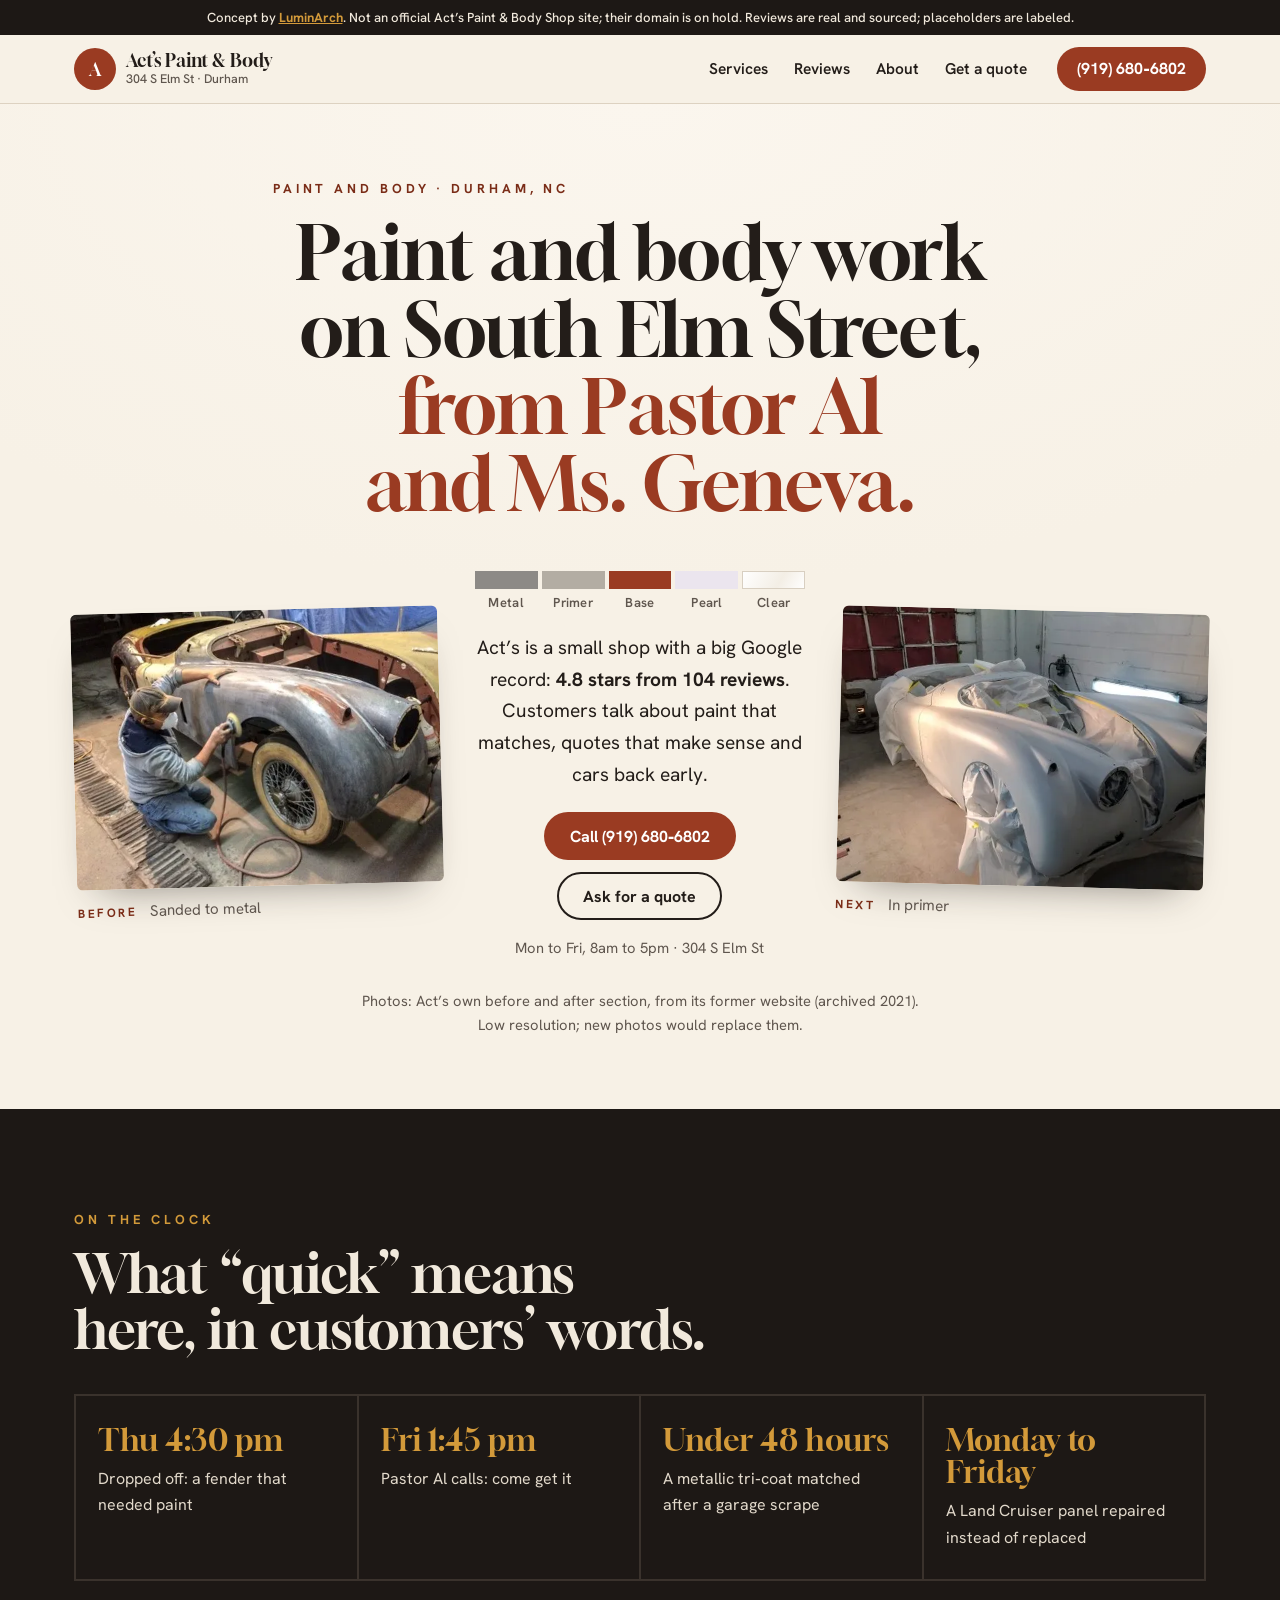
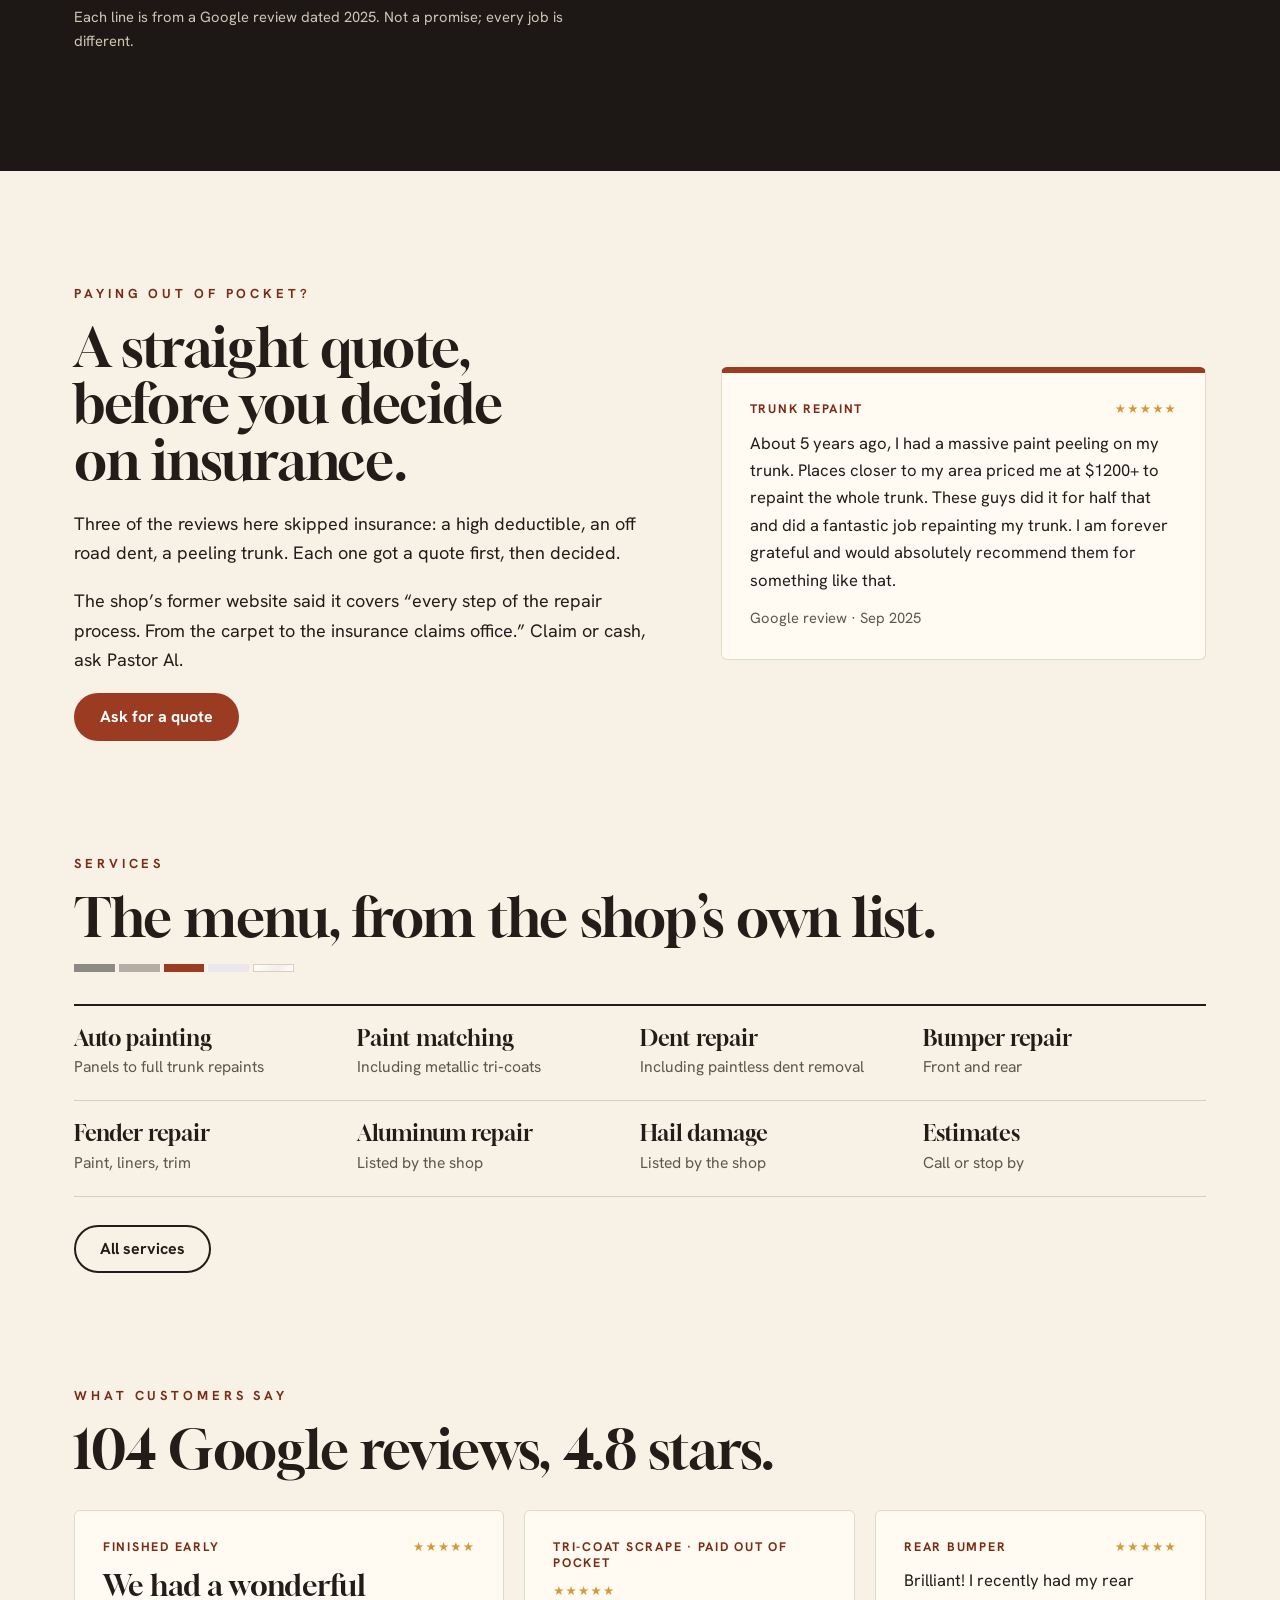
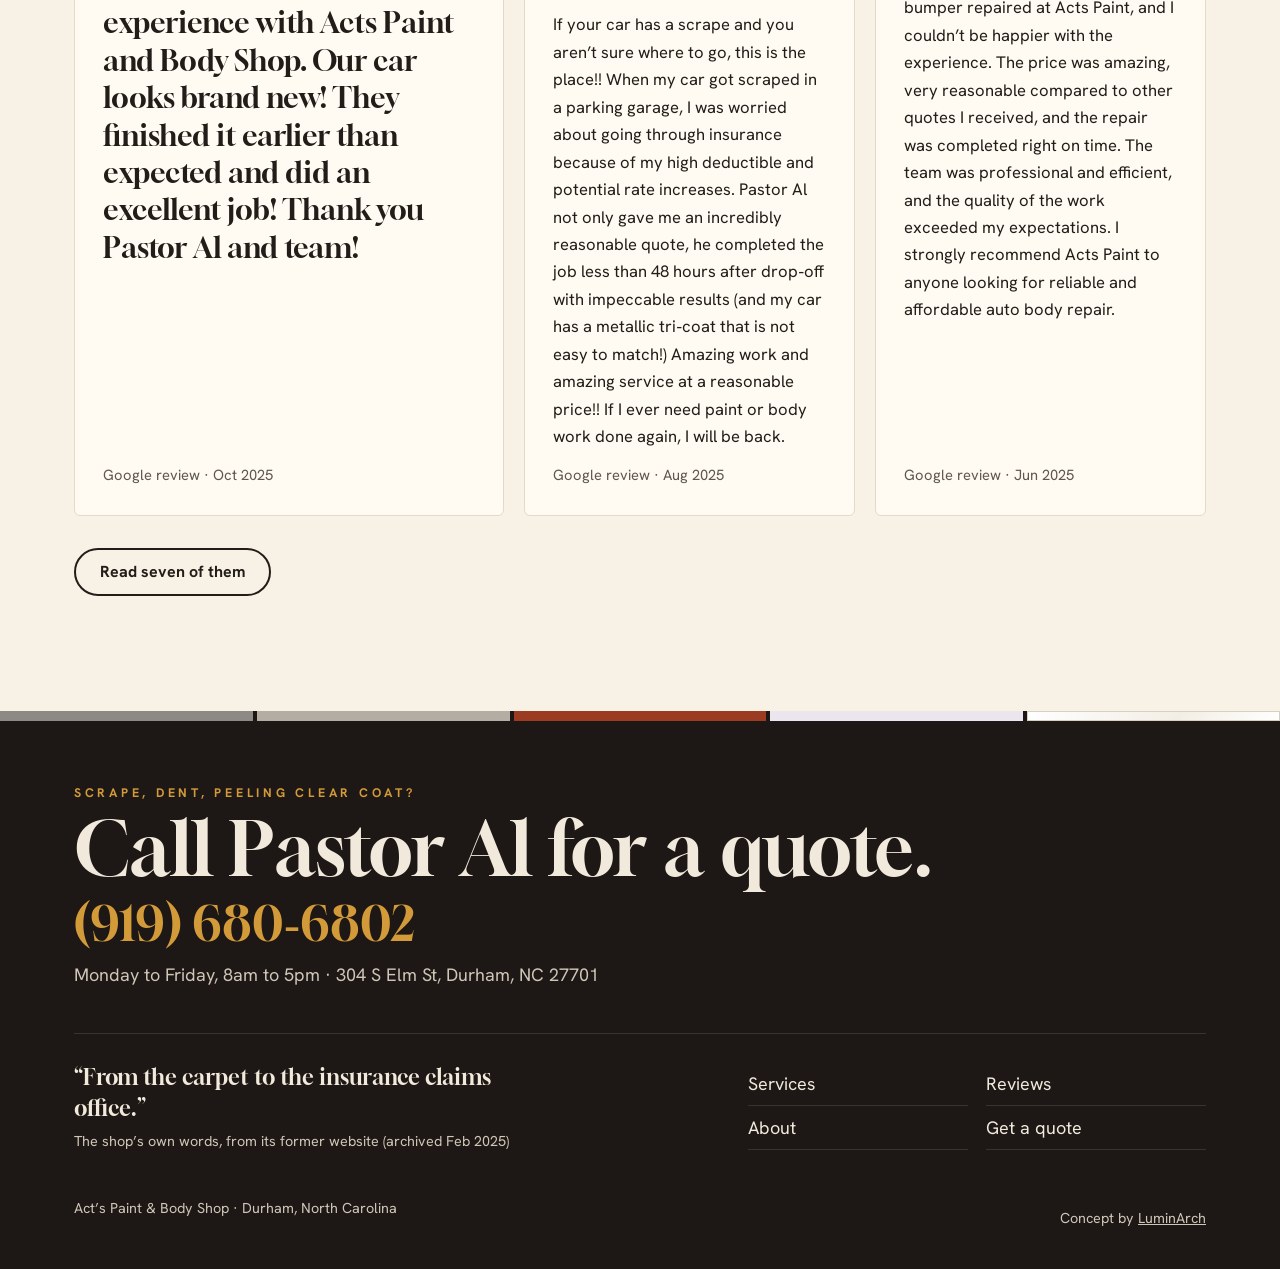
<file: index.html>
<!doctype html><html lang="en" class="no-js"><head><meta charset="utf-8"><meta name="viewport" content="width=device-width,initial-scale=1">
<title>Act's Paint & Body Shop | Auto Paint and Body Repair, Durham</title><meta name="description" content="Pastor Alfred Brunson's paint and body shop at 304 S Elm St, Durham. Paint matching, dent repair, bumpers and fenders. 4.8 stars from 104 Google reviews."><link rel="canonical" href="https://acts-paint-and-body-shop-demo.vercel.app/">
<meta property="og:type" content="website"><meta property="og:site_name" content="Act&#39;s Paint &amp; Body Shop (concept)"><meta property="og:title" content="Act's Paint & Body Shop | Auto Paint and Body Repair, Durham"><meta property="og:description" content="Pastor Alfred Brunson's paint and body shop at 304 S Elm St, Durham. Paint matching, dent repair, bumpers and fenders. 4.8 stars from 104 Google reviews."><meta property="og:url" content="https://acts-paint-and-body-shop-demo.vercel.app/"><meta property="og:image" content="https://acts-paint-and-body-shop-demo.vercel.app/og.png">
<meta name="twitter:card" content="summary_large_image"><meta name="twitter:title" content="Act's Paint & Body Shop | Auto Paint and Body Repair, Durham"><meta name="twitter:description" content="Pastor Alfred Brunson's paint and body shop at 304 S Elm St, Durham. Paint matching, dent repair, bumpers and fenders. 4.8 stars from 104 Google reviews."><meta name="twitter:image" content="https://acts-paint-and-body-shop-demo.vercel.app/og.png">
<meta name="robots" content="noindex, nofollow"><!-- concept demo, not for indexing -->
<meta name="theme-color" content="#f7f1e6">
<link rel="preload" as="font" type="font/woff2" href="fonts/gloock-normal-400-latin.woff2" crossorigin>
<link rel="preload" as="font" type="font/woff2" href="fonts/hanken-grotesk-normal-400-700-latin.woff2" crossorigin>
<link rel="stylesheet" href="css/design-system.css"><link rel="stylesheet" href="css/components.css"><link rel="stylesheet" href="css/pages.css">
<link rel="icon" href="data:image/svg+xml,%3Csvg xmlns='http://www.w3.org/2000/svg' viewBox='0 0 32 32'%3E%3Ccircle cx='16' cy='16' r='16' fill='%239a3b22'/%3E%3Ctext x='16' y='22' font-family='Georgia' font-size='17' fill='%23fff' text-anchor='middle'%3EA%3C/text%3E%3C/svg%3E">
<script>document.documentElement.classList.replace('no-js','js-ready')</script><script type="application/ld+json">[{"@context": "https://schema.org", "@type": "AutoBodyShop", "name": "Act's Paint & Body Shop", "url": "https://acts-paint-and-body-shop-demo.vercel.app/", "telephone": "+1-919-680-6802", "founder": {"@type": "Person", "name": "Alfred Brunson"}, "address": {"@type": "PostalAddress", "streetAddress": "304 S Elm St", "addressLocality": "Durham", "addressRegion": "NC", "postalCode": "27701", "addressCountry": "US"}, "geo": {"@type": "GeoCoordinates", "latitude": 35.987962, "longitude": -78.893233}, "openingHours": "Mo-Fr 08:00-17:00", "areaServed": "Durham, NC", "aggregateRating": {"@type": "AggregateRating", "ratingValue": "4.8", "reviewCount": "104"}}, {"@context": "https://schema.org", "@type": "BreadcrumbList", "itemListElement": [{"@type": "ListItem", "position": 1, "name": "Home", "item": "https://acts-paint-and-body-shop-demo.vercel.app/"}]}]</script></head><body>
<a class="skip" href="#main">Skip to content</a>
<div class="demo-bar">Concept by <a href="https://luminarch.pro">LuminArch</a>. Not an official Act&rsquo;s Paint &amp; Body Shop site; their domain is on hold. Reviews are real and sourced; placeholders are labeled.</div>
<header class="top"><div class="wrap nav"><a class="mark" href="index.html"><span class="mk" aria-hidden="true">A</span><span><b>Act&rsquo;s Paint &amp; Body</b><small>304 S Elm St &middot; Durham</small></span></a>
<button class="menu-btn" aria-expanded="false" aria-controls="menu">Menu</button><ul id="menu"><li><a href="services.html">Services</a></li><li><a href="reviews.html">Reviews</a></li><li><a href="about.html">About</a></li><li><a href="contact.html">Get a quote</a></li></ul><a class="btn btn--brick btn--call" href="tel:+19196806802"><span class="cl-full">(919) 680&#8209;6802</span><span class="cl-short">Call</span></a></div></header><main id="main">
<section class="hero"><div class="wrap">
 <div class="hero-head"><p class="kicker">Paint and body &middot; Durham, NC</p>
  <h1>Paint and body work on South Elm Street, <em>from Pastor Al and Ms. Geneva.</em></h1>
 </div>
 <div class="dip">
  <figure class="dip-a"><img src="img/jag-sanding.webp" width="479" height="359" alt="A technician sanding the fender of a classic Jaguar roadster down to bare metal" fetchpriority="high"><figcaption><b>Before</b> Sanded to metal</figcaption></figure>
  <div class="dip-mid"><ul class="deck deck--hero" style="--dh:18px" aria-hidden="true"><li></li><li></li><li></li><li></li><li></li></ul><ul class="deck-cap" aria-hidden="true"><li>Metal</li><li>Primer</li><li>Base</li><li>Pearl</li><li>Clear</li></ul>
   <p class="lede">Act&rsquo;s is a small shop with a big Google record: <b>4.8 stars from 104 reviews</b>. Customers talk about paint that matches, quotes that make sense and cars back early.</p>
   <div class="cta"><a class="btn btn--brick" href="tel:+19196806802">Call (919) 680&#8209;6802</a><a class="btn btn--line" href="contact.html">Ask for a quote</a></div>
   <p class="fine">Mon to Fri, 8am to 5pm &middot; 304 S Elm St</p>
  </div>
  <figure class="dip-b"><img src="img/jag-primer.webp" width="479" height="359" alt="The same Jaguar masked and sprayed in gray primer in the paint booth" fetchpriority="high"><figcaption><b>Next</b> In primer</figcaption></figure>
 </div>
 <p class="fine dip-note">Photos: Act&rsquo;s own before and after section, from its former website (archived 2021). Low resolution; new photos would replace them.</p>
</div></section>

<section class="clock on-dark" aria-labelledby="ck-h"><div class="wrap">
 <div class="clock-head rv"><p class="kicker">On the clock</p><h2 id="ck-h">What &ldquo;quick&rdquo; means here, in customers&rsquo; words.</h2></div>
 <ol class="clock-list"><li class="rv"><time>Thu 4:30 pm</time><span>Dropped off: a fender that needed paint</span></li><li class="rv"><time>Fri 1:45 pm</time><span>Pastor Al calls: come get it</span></li><li class="rv"><time>Under 48 hours</time><span>A metallic tri&#8209;coat matched after a garage scrape</span></li><li class="rv"><time>Monday to Friday</time><span>A Land Cruiser panel repaired instead of replaced</span></li></ol>
 <p class="fine rv">Each line is from a Google review dated 2025. Not a promise; every job is different.</p>
</div></section>

<section class="pocket wrap" aria-labelledby="pk-h">
 <div class="pocket-copy rv"><p class="kicker">Paying out of pocket?</p><h2 id="pk-h">A straight quote, before you decide on insurance.</h2>
  <p>Three of the reviews here skipped insurance: a high deductible, an off road dent, a peeling trunk. Each one got a quote first, then decided.</p>
  <p>The shop&rsquo;s former website said it covers &ldquo;every step of the repair process. From the carpet to the insurance claims office.&rdquo; Claim or cash, ask Pastor Al.</p>
  <a class="btn btn--brick" href="contact.html">Ask for a quote</a></div>
 <figure class="rcard rv pocket-q"><div class="rc-top"><span>Trunk repaint</span><span class="stars" aria-label="5 out of 5">&#9733;&#9733;&#9733;&#9733;&#9733;</span></div><blockquote><p>About 5 years ago, I had a massive paint peeling on my trunk. Places closer to my area priced me at $1200+ to repaint the whole trunk. These guys did it for half that and did a fantastic job repainting my trunk. I am forever grateful and would absolutely recommend them for something like that.</p></blockquote><figcaption>Google review &middot; <time datetime="2025-09-03">Sep 2025</time></figcaption></figure>
</section>

<section class="menu-sec wrap" aria-labelledby="sv-h">
 <div class="rv"><p class="kicker">Services</p><h2 id="sv-h">The menu, from the shop&rsquo;s own list.</h2><ul class="deck " style="--dh:8px" aria-hidden="true"><li></li><li></li><li></li><li></li><li></li></ul></div>
 <ul class="svc-list">
  <li class="rv"><b>Auto painting</b><span>Panels to full trunk repaints</span></li>
  <li class="rv"><b>Paint matching</b><span>Including metallic tri&#8209;coats</span></li>
  <li class="rv"><b>Dent repair</b><span>Including paintless dent removal</span></li>
  <li class="rv"><b>Bumper repair</b><span>Front and rear</span></li>
  <li class="rv"><b>Fender repair</b><span>Paint, liners, trim</span></li>
  <li class="rv"><b>Aluminum repair</b><span>Listed by the shop</span></li>
  <li class="rv"><b>Hail damage</b><span>Listed by the shop</span></li>
  <li class="rv"><b>Estimates</b><span>Call or stop by</span></li>
 </ul>
 <a class="btn btn--line rv" href="services.html">All services</a>
</section>

<section class="voices wrap" aria-labelledby="vo-h">
 <div class="rv"><p class="kicker">What customers say</p><h2 id="vo-h">104 Google reviews, 4.8 stars.</h2></div>
 <div class="voices-grid"><figure class="rcard rv rcard--lead"><div class="rc-top"><span>Finished early</span><span class="stars" aria-label="5 out of 5">&#9733;&#9733;&#9733;&#9733;&#9733;</span></div><blockquote><p>We had a wonderful experience with Acts Paint and Body Shop. Our car looks brand new! They finished it earlier than expected and did an excellent job! Thank you Pastor Al and team!</p></blockquote><figcaption>Google review &middot; <time datetime="2025-10-09">Oct 2025</time></figcaption></figure><figure class="rcard rv "><div class="rc-top"><span>Tri-coat scrape &middot; paid out of pocket</span><span class="stars" aria-label="5 out of 5">&#9733;&#9733;&#9733;&#9733;&#9733;</span></div><blockquote><p>If your car has a scrape and you aren&rsquo;t sure where to go, this is the place!! When my car got scraped in a parking garage, I was worried about going through insurance because of my high deductible and potential rate increases. Pastor Al not only gave me an incredibly reasonable quote, he completed the job less than 48 hours after drop&#8209;off with impeccable results (and my car has a metallic tri&#8209;coat that is not easy to match!) Amazing work and amazing service at a reasonable price!! If I ever need paint or body work done again, I will be back.</p></blockquote><figcaption>Google review &middot; <time datetime="2025-08-13">Aug 2025</time></figcaption></figure><figure class="rcard rv "><div class="rc-top"><span>Rear bumper</span><span class="stars" aria-label="5 out of 5">&#9733;&#9733;&#9733;&#9733;&#9733;</span></div><blockquote><p>Brilliant! I recently had my rear bumper repaired at Acts Paint, and I couldn&rsquo;t be happier with the experience. The price was amazing, very reasonable compared to other quotes I received, and the repair was completed right on time. The team was professional and efficient, and the quality of the work exceeded my expectations. I strongly recommend Acts Paint to anyone looking for reliable and affordable auto body repair.</p></blockquote><figcaption>Google review &middot; <time datetime="2025-06-10">Jun 2025</time></figcaption></figure></div>
 <a class="btn btn--line rv" href="reviews.html">Read seven of them</a>
</section>
</main><footer class="site-foot"><ul class="deck " style="--dh:10px" aria-hidden="true"><li></li><li></li><li></li><li></li><li></li></ul><div class="wrap">
<div class="sign">
 <p class="sign-k">Scrape, dent, peeling clear coat?</p>
 <p class="sign-h">Call Pastor Al for a quote.</p>
 <a class="sign-num" href="tel:+19196806802">(919) 680&#8209;6802</a>
 <p class="sign-sub">Monday to Friday, 8am to 5pm &middot; 304 S Elm St, Durham, NC 27701</p>
</div>
<div class="foot-grid">
 <p class="foot-quote">&ldquo;From the carpet to the insurance claims office.&rdquo;<span>The shop&rsquo;s own words, from its former website (archived Feb 2025)</span></p>
 <nav aria-label="Footer"><a href="services.html">Services</a><a href="reviews.html">Reviews</a><a href="about.html">About</a><a href="contact.html">Get a quote</a></nav>
</div>
<div class="foot-row"><span>Act&rsquo;s Paint &amp; Body Shop &middot; Durham, North Carolina</span><span>Concept by <a href="https://luminarch.pro">LuminArch</a></span></div></div></footer>
<script src="js/main.js"></script></body></html>
</file>
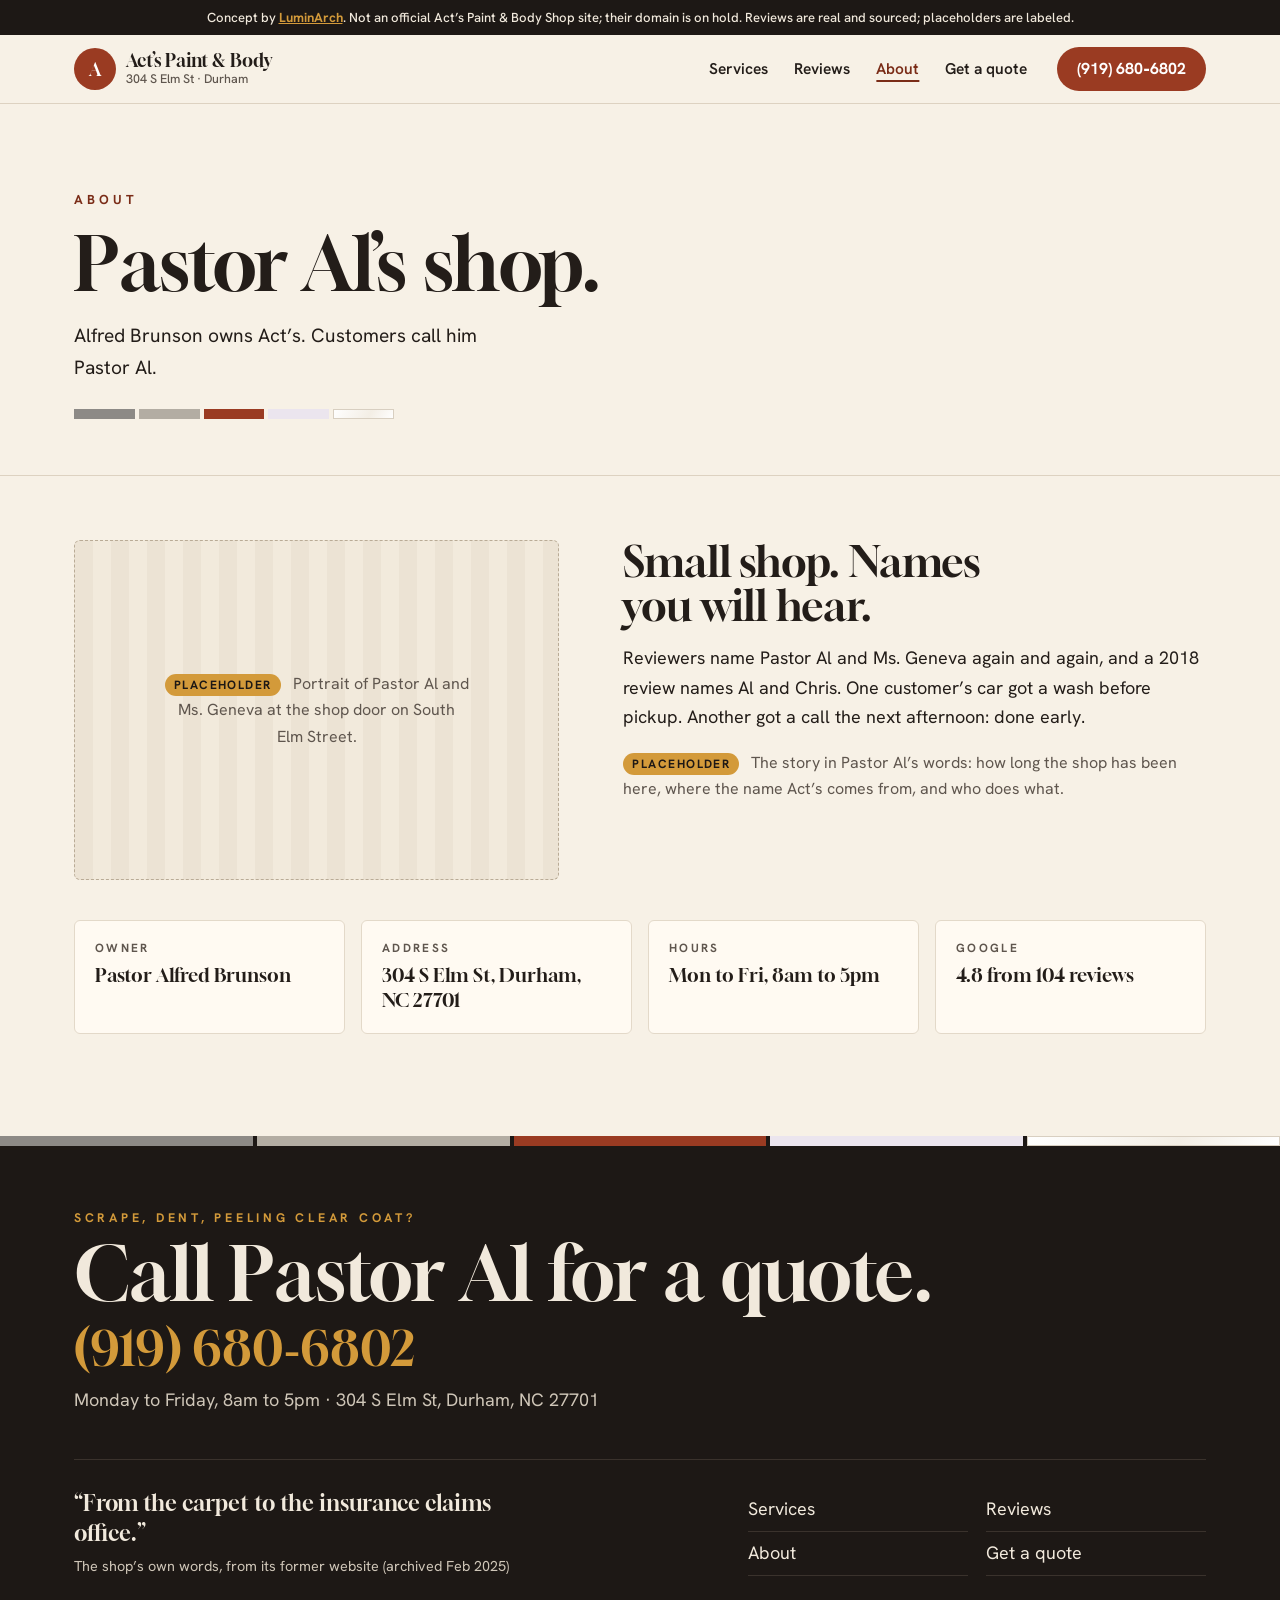
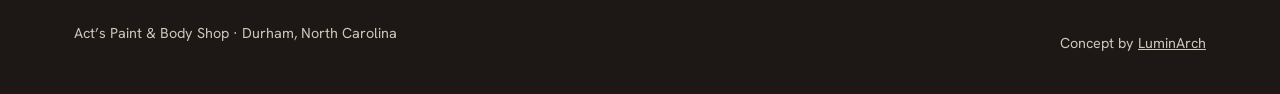
<file: about.html>
<!doctype html><html lang="en" class="no-js"><head><meta charset="utf-8"><meta name="viewport" content="width=device-width,initial-scale=1">
<title>About Pastor Al Brunson | Act's Paint & Body Shop, Durham</title><meta name="description" content="Act's Paint & Body Shop is Pastor Alfred Brunson's paint and body shop at 304 S Elm St in downtown Durham. Customers name Pastor Al, Ms. Geneva and Chris."><link rel="canonical" href="https://acts-paint-and-body-shop-demo.vercel.app/about.html">
<meta property="og:type" content="website"><meta property="og:site_name" content="Act&#39;s Paint &amp; Body Shop (concept)"><meta property="og:title" content="About Pastor Al Brunson | Act's Paint & Body Shop, Durham"><meta property="og:description" content="Act's Paint & Body Shop is Pastor Alfred Brunson's paint and body shop at 304 S Elm St in downtown Durham. Customers name Pastor Al, Ms. Geneva and Chris."><meta property="og:url" content="https://acts-paint-and-body-shop-demo.vercel.app/about.html"><meta property="og:image" content="https://acts-paint-and-body-shop-demo.vercel.app/og.png">
<meta name="twitter:card" content="summary_large_image"><meta name="twitter:title" content="About Pastor Al Brunson | Act's Paint & Body Shop, Durham"><meta name="twitter:description" content="Act's Paint & Body Shop is Pastor Alfred Brunson's paint and body shop at 304 S Elm St in downtown Durham. Customers name Pastor Al, Ms. Geneva and Chris."><meta name="twitter:image" content="https://acts-paint-and-body-shop-demo.vercel.app/og.png">
<meta name="robots" content="noindex, nofollow"><!-- concept demo, not for indexing -->
<meta name="theme-color" content="#f7f1e6">
<link rel="preload" as="font" type="font/woff2" href="fonts/gloock-normal-400-latin.woff2" crossorigin>
<link rel="preload" as="font" type="font/woff2" href="fonts/hanken-grotesk-normal-400-700-latin.woff2" crossorigin>
<link rel="stylesheet" href="css/design-system.css"><link rel="stylesheet" href="css/components.css"><link rel="stylesheet" href="css/pages.css">
<link rel="icon" href="data:image/svg+xml,%3Csvg xmlns='http://www.w3.org/2000/svg' viewBox='0 0 32 32'%3E%3Ccircle cx='16' cy='16' r='16' fill='%239a3b22'/%3E%3Ctext x='16' y='22' font-family='Georgia' font-size='17' fill='%23fff' text-anchor='middle'%3EA%3C/text%3E%3C/svg%3E">
<script>document.documentElement.classList.replace('no-js','js-ready')</script><script type="application/ld+json">[{"@context": "https://schema.org", "@type": "AutoBodyShop", "name": "Act's Paint & Body Shop", "url": "https://acts-paint-and-body-shop-demo.vercel.app/", "telephone": "+1-919-680-6802", "founder": {"@type": "Person", "name": "Alfred Brunson"}, "address": {"@type": "PostalAddress", "streetAddress": "304 S Elm St", "addressLocality": "Durham", "addressRegion": "NC", "postalCode": "27701", "addressCountry": "US"}, "geo": {"@type": "GeoCoordinates", "latitude": 35.987962, "longitude": -78.893233}, "openingHours": "Mo-Fr 08:00-17:00", "areaServed": "Durham, NC", "aggregateRating": {"@type": "AggregateRating", "ratingValue": "4.8", "reviewCount": "104"}}, {"@context": "https://schema.org", "@type": "BreadcrumbList", "itemListElement": [{"@type": "ListItem", "position": 1, "name": "Home", "item": "https://acts-paint-and-body-shop-demo.vercel.app/"}, {"@type": "ListItem", "position": 2, "name": "About", "item": "https://acts-paint-and-body-shop-demo.vercel.app/about.html"}]}]</script></head><body>
<a class="skip" href="#main">Skip to content</a>
<div class="demo-bar">Concept by <a href="https://luminarch.pro">LuminArch</a>. Not an official Act&rsquo;s Paint &amp; Body Shop site; their domain is on hold. Reviews are real and sourced; placeholders are labeled.</div>
<header class="top"><div class="wrap nav"><a class="mark" href="index.html"><span class="mk" aria-hidden="true">A</span><span><b>Act&rsquo;s Paint &amp; Body</b><small>304 S Elm St &middot; Durham</small></span></a>
<button class="menu-btn" aria-expanded="false" aria-controls="menu">Menu</button><ul id="menu"><li><a href="services.html">Services</a></li><li><a href="reviews.html">Reviews</a></li><li><a href="about.html" aria-current="page">About</a></li><li><a href="contact.html">Get a quote</a></li></ul><a class="btn btn--brick btn--call" href="tel:+19196806802"><span class="cl-full">(919) 680&#8209;6802</span><span class="cl-short">Call</span></a></div></header><main id="main">
<section class="sub"><div class="wrap"><p class="kicker">About</p><h1>Pastor Al&rsquo;s shop.</h1><p class="lede">Alfred Brunson owns Act&rsquo;s. Customers call him Pastor Al.</p><ul class="deck " style="--dh:10px" aria-hidden="true"><li></li><li></li><li></li><li></li><li></li></ul></div></section>
<section class="wrap about">
 <div class="phbox rv"><p><span class="ph">Placeholder</span> Portrait of Pastor Al and Ms. Geneva at the shop door on South Elm Street.</p></div>
 <div class="about-copy rv">
  <h2>Small shop. Names you will hear.</h2>
  <p>Reviewers name Pastor Al and Ms. Geneva again and again, and a 2018 review names Al and Chris. One customer&rsquo;s car got a wash before pickup. Another got a call the next afternoon: done early.</p>
  <p class="note"><span class="ph">Placeholder</span> The story in Pastor Al&rsquo;s words: how long the shop has been here, where the name Act&rsquo;s comes from, and who does what.</p>
 </div>
</section>
<section class="wrap facts rv"><h2 class="sr">Shop facts</h2><dl>
 <div><dt>Owner</dt><dd>Pastor Alfred Brunson</dd></div>
 <div><dt>Address</dt><dd>304 S Elm St, Durham, NC 27701</dd></div>
 <div><dt>Hours</dt><dd>Mon to Fri, 8am to 5pm</dd></div>
 <div><dt>Google</dt><dd>4.8 from 104 reviews</dd></div>
</dl></section>
</main><footer class="site-foot"><ul class="deck " style="--dh:10px" aria-hidden="true"><li></li><li></li><li></li><li></li><li></li></ul><div class="wrap">
<div class="sign">
 <p class="sign-k">Scrape, dent, peeling clear coat?</p>
 <p class="sign-h">Call Pastor Al for a quote.</p>
 <a class="sign-num" href="tel:+19196806802">(919) 680&#8209;6802</a>
 <p class="sign-sub">Monday to Friday, 8am to 5pm &middot; 304 S Elm St, Durham, NC 27701</p>
</div>
<div class="foot-grid">
 <p class="foot-quote">&ldquo;From the carpet to the insurance claims office.&rdquo;<span>The shop&rsquo;s own words, from its former website (archived Feb 2025)</span></p>
 <nav aria-label="Footer"><a href="services.html">Services</a><a href="reviews.html">Reviews</a><a href="about.html">About</a><a href="contact.html">Get a quote</a></nav>
</div>
<div class="foot-row"><span>Act&rsquo;s Paint &amp; Body Shop &middot; Durham, North Carolina</span><span>Concept by <a href="https://luminarch.pro">LuminArch</a></span></div></div></footer>
<script src="js/main.js"></script></body></html>
</file>
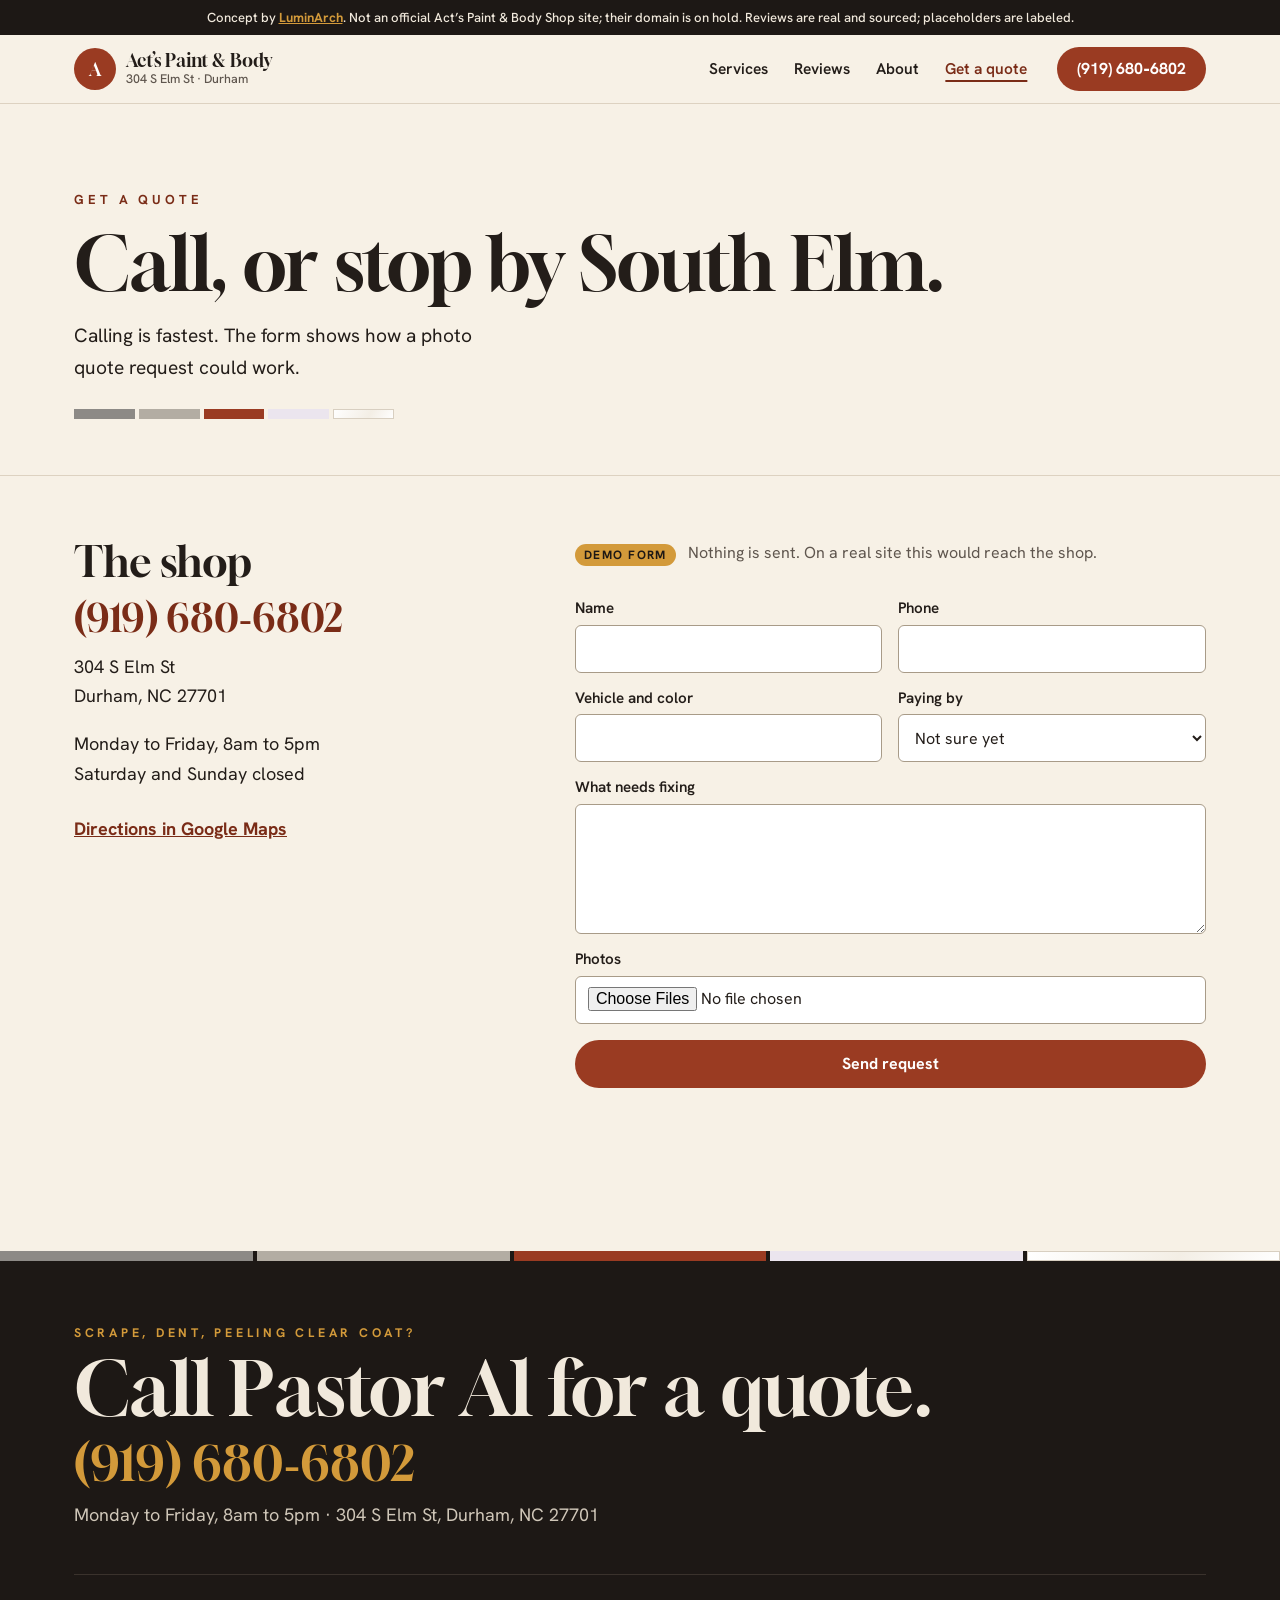
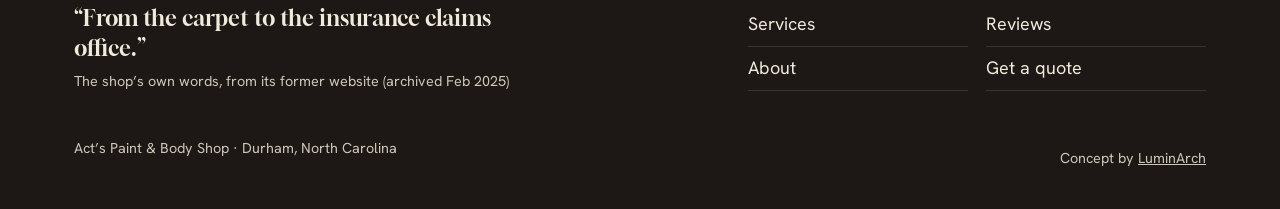
<file: contact.html>
<!doctype html><html lang="en" class="no-js"><head><meta charset="utf-8"><meta name="viewport" content="width=device-width,initial-scale=1">
<title>Get a Quote | Act's Paint & Body Shop, 304 S Elm St, Durham</title><meta name="description" content="Ask Act's Paint & Body Shop for a paint or body repair quote. Call (919) 680-6802 or stop by 304 S Elm St, Durham, NC. Open Monday to Friday, 8am to 5pm."><link rel="canonical" href="https://acts-paint-and-body-shop-demo.vercel.app/contact.html">
<meta property="og:type" content="website"><meta property="og:site_name" content="Act&#39;s Paint &amp; Body Shop (concept)"><meta property="og:title" content="Get a Quote | Act's Paint & Body Shop, 304 S Elm St, Durham"><meta property="og:description" content="Ask Act's Paint & Body Shop for a paint or body repair quote. Call (919) 680-6802 or stop by 304 S Elm St, Durham, NC. Open Monday to Friday, 8am to 5pm."><meta property="og:url" content="https://acts-paint-and-body-shop-demo.vercel.app/contact.html"><meta property="og:image" content="https://acts-paint-and-body-shop-demo.vercel.app/og.png">
<meta name="twitter:card" content="summary_large_image"><meta name="twitter:title" content="Get a Quote | Act's Paint & Body Shop, 304 S Elm St, Durham"><meta name="twitter:description" content="Ask Act's Paint & Body Shop for a paint or body repair quote. Call (919) 680-6802 or stop by 304 S Elm St, Durham, NC. Open Monday to Friday, 8am to 5pm."><meta name="twitter:image" content="https://acts-paint-and-body-shop-demo.vercel.app/og.png">
<meta name="robots" content="noindex, nofollow"><!-- concept demo, not for indexing -->
<meta name="theme-color" content="#f7f1e6">
<link rel="preload" as="font" type="font/woff2" href="fonts/gloock-normal-400-latin.woff2" crossorigin>
<link rel="preload" as="font" type="font/woff2" href="fonts/hanken-grotesk-normal-400-700-latin.woff2" crossorigin>
<link rel="stylesheet" href="css/design-system.css"><link rel="stylesheet" href="css/components.css"><link rel="stylesheet" href="css/pages.css">
<link rel="icon" href="data:image/svg+xml,%3Csvg xmlns='http://www.w3.org/2000/svg' viewBox='0 0 32 32'%3E%3Ccircle cx='16' cy='16' r='16' fill='%239a3b22'/%3E%3Ctext x='16' y='22' font-family='Georgia' font-size='17' fill='%23fff' text-anchor='middle'%3EA%3C/text%3E%3C/svg%3E">
<script>document.documentElement.classList.replace('no-js','js-ready')</script><script type="application/ld+json">[{"@context": "https://schema.org", "@type": "AutoBodyShop", "name": "Act's Paint & Body Shop", "url": "https://acts-paint-and-body-shop-demo.vercel.app/", "telephone": "+1-919-680-6802", "founder": {"@type": "Person", "name": "Alfred Brunson"}, "address": {"@type": "PostalAddress", "streetAddress": "304 S Elm St", "addressLocality": "Durham", "addressRegion": "NC", "postalCode": "27701", "addressCountry": "US"}, "geo": {"@type": "GeoCoordinates", "latitude": 35.987962, "longitude": -78.893233}, "openingHours": "Mo-Fr 08:00-17:00", "areaServed": "Durham, NC", "aggregateRating": {"@type": "AggregateRating", "ratingValue": "4.8", "reviewCount": "104"}}, {"@context": "https://schema.org", "@type": "BreadcrumbList", "itemListElement": [{"@type": "ListItem", "position": 1, "name": "Home", "item": "https://acts-paint-and-body-shop-demo.vercel.app/"}, {"@type": "ListItem", "position": 2, "name": "Get a quote", "item": "https://acts-paint-and-body-shop-demo.vercel.app/contact.html"}]}]</script></head><body>
<a class="skip" href="#main">Skip to content</a>
<div class="demo-bar">Concept by <a href="https://luminarch.pro">LuminArch</a>. Not an official Act&rsquo;s Paint &amp; Body Shop site; their domain is on hold. Reviews are real and sourced; placeholders are labeled.</div>
<header class="top"><div class="wrap nav"><a class="mark" href="index.html"><span class="mk" aria-hidden="true">A</span><span><b>Act&rsquo;s Paint &amp; Body</b><small>304 S Elm St &middot; Durham</small></span></a>
<button class="menu-btn" aria-expanded="false" aria-controls="menu">Menu</button><ul id="menu"><li><a href="services.html">Services</a></li><li><a href="reviews.html">Reviews</a></li><li><a href="about.html">About</a></li><li><a href="contact.html" aria-current="page">Get a quote</a></li></ul><a class="btn btn--brick btn--call" href="tel:+19196806802"><span class="cl-full">(919) 680&#8209;6802</span><span class="cl-short">Call</span></a></div></header><main id="main">
<section class="sub"><div class="wrap"><p class="kicker">Get a quote</p><h1>Call, or stop by South Elm.</h1><p class="lede">Calling is fastest. The form shows how a photo quote request could work.</p><ul class="deck " style="--dh:10px" aria-hidden="true"><li></li><li></li><li></li><li></li><li></li></ul></div></section>
<section class="wrap contact">
 <div class="c-info rv">
  <h2>The shop</h2>
  <a class="c-big" href="tel:+19196806802">(919) 680&#8209;6802</a>
  <p>304 S Elm St<br>Durham, NC 27701</p>
  <p>Monday to Friday, 8am to 5pm<br>Saturday and Sunday closed</p>
  <p><a class="tlink" href="https://www.google.com/maps/search/?api=1&query=Act%27s+Paint+%26+Body+Shop+304+S+Elm+St+Durham+NC+27701" rel="noopener">Directions in Google Maps</a></p>
 </div>
 <form id="qform" class="form rv" novalidate>
  <p class="note"><span class="ph">Demo form</span> Nothing is sent. On a real site this would reach the shop.</p>
  <fieldset><legend class="sr">Your details</legend>
   <div class="two"><label>Name<input name="n" autocomplete="name"></label><label>Phone<input name="p" type="tel" autocomplete="tel"></label></div>
   <div class="two"><label>Vehicle and color<input name="v"></label><label>Paying by<select name="i"><option>Not sure yet</option><option>Insurance claim</option><option>Out of pocket</option></select></label></div>
   <label>What needs fixing<textarea name="m"></textarea></label>
   <label>Photos<input name="f" type="file" accept="image/*" multiple></label>
  </fieldset>
  <button class="btn btn--brick" type="submit">Send request</button>
  <p id="qmsg" role="status"></p>
 </form>
</section>
</main><footer class="site-foot"><ul class="deck " style="--dh:10px" aria-hidden="true"><li></li><li></li><li></li><li></li><li></li></ul><div class="wrap">
<div class="sign">
 <p class="sign-k">Scrape, dent, peeling clear coat?</p>
 <p class="sign-h">Call Pastor Al for a quote.</p>
 <a class="sign-num" href="tel:+19196806802">(919) 680&#8209;6802</a>
 <p class="sign-sub">Monday to Friday, 8am to 5pm &middot; 304 S Elm St, Durham, NC 27701</p>
</div>
<div class="foot-grid">
 <p class="foot-quote">&ldquo;From the carpet to the insurance claims office.&rdquo;<span>The shop&rsquo;s own words, from its former website (archived Feb 2025)</span></p>
 <nav aria-label="Footer"><a href="services.html">Services</a><a href="reviews.html">Reviews</a><a href="about.html">About</a><a href="contact.html">Get a quote</a></nav>
</div>
<div class="foot-row"><span>Act&rsquo;s Paint &amp; Body Shop &middot; Durham, North Carolina</span><span>Concept by <a href="https://luminarch.pro">LuminArch</a></span></div></div></footer>
<script src="js/main.js"></script></body></html>
</file>
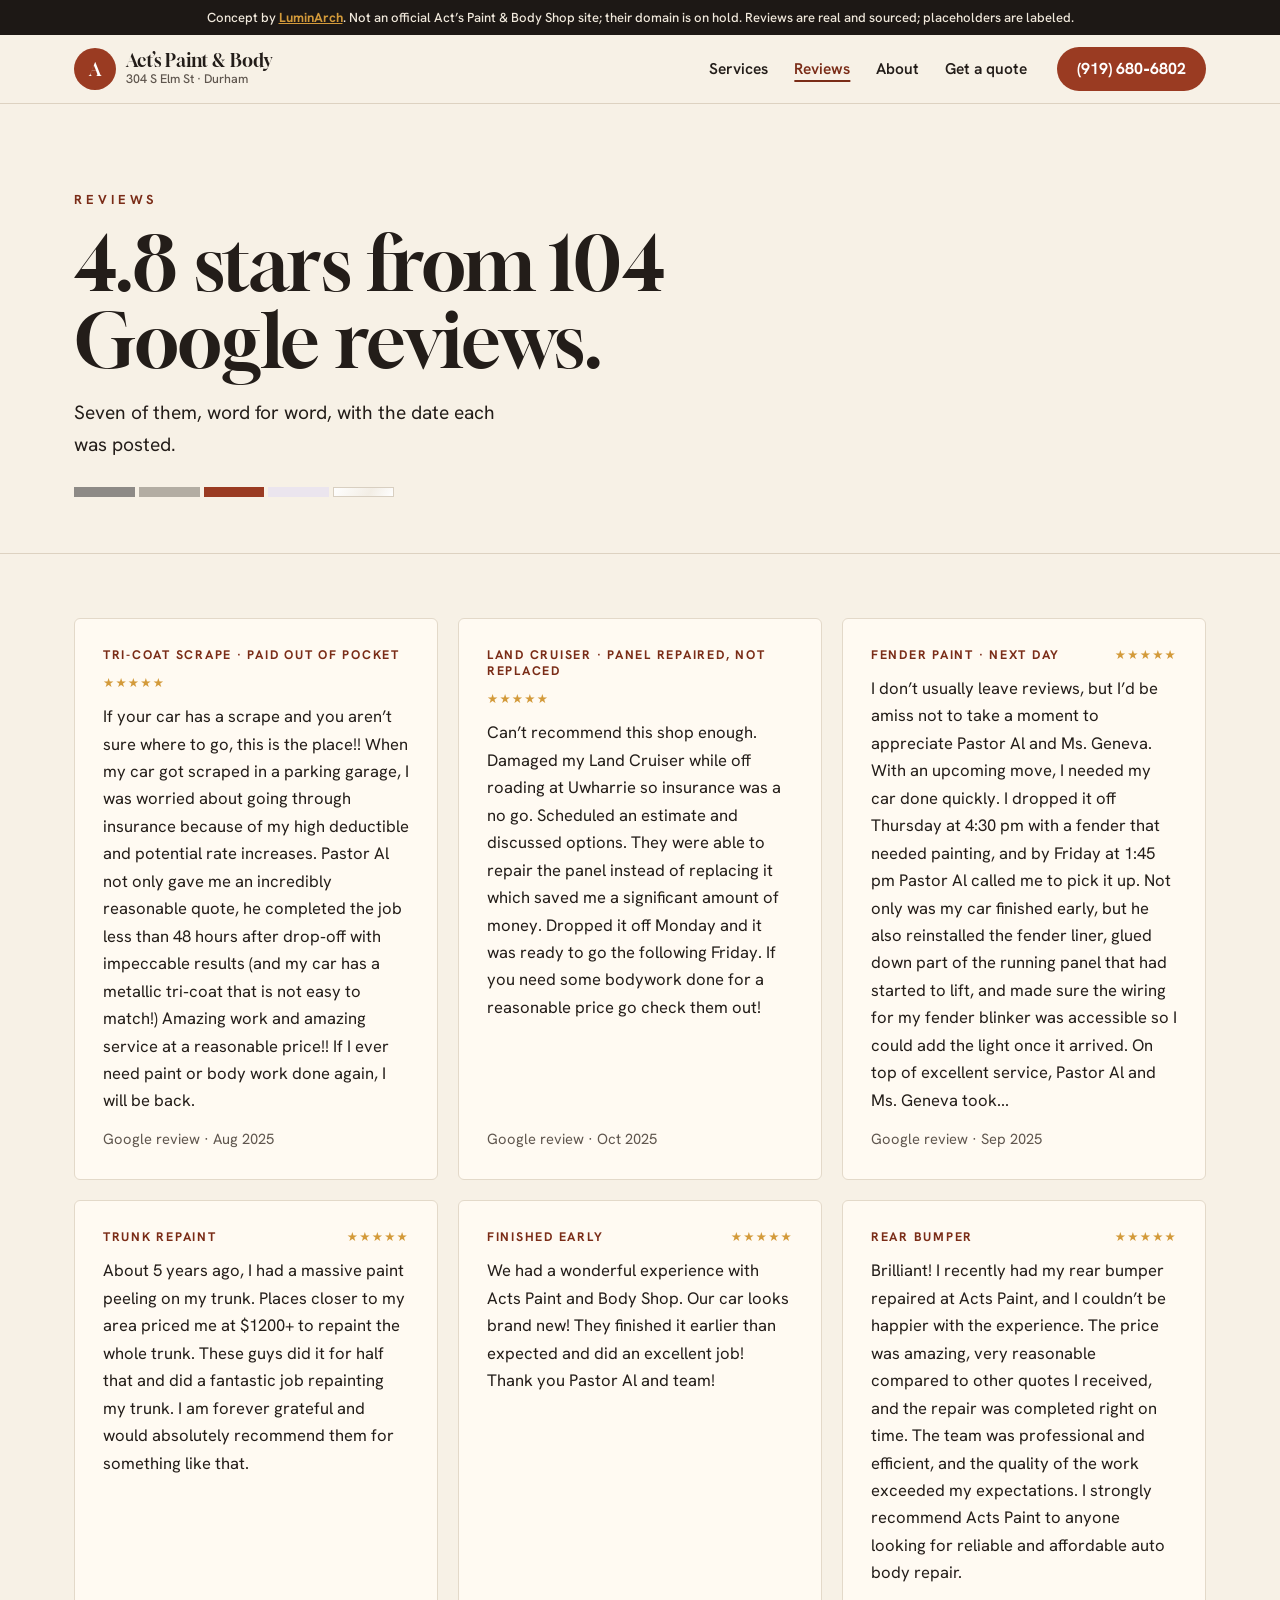
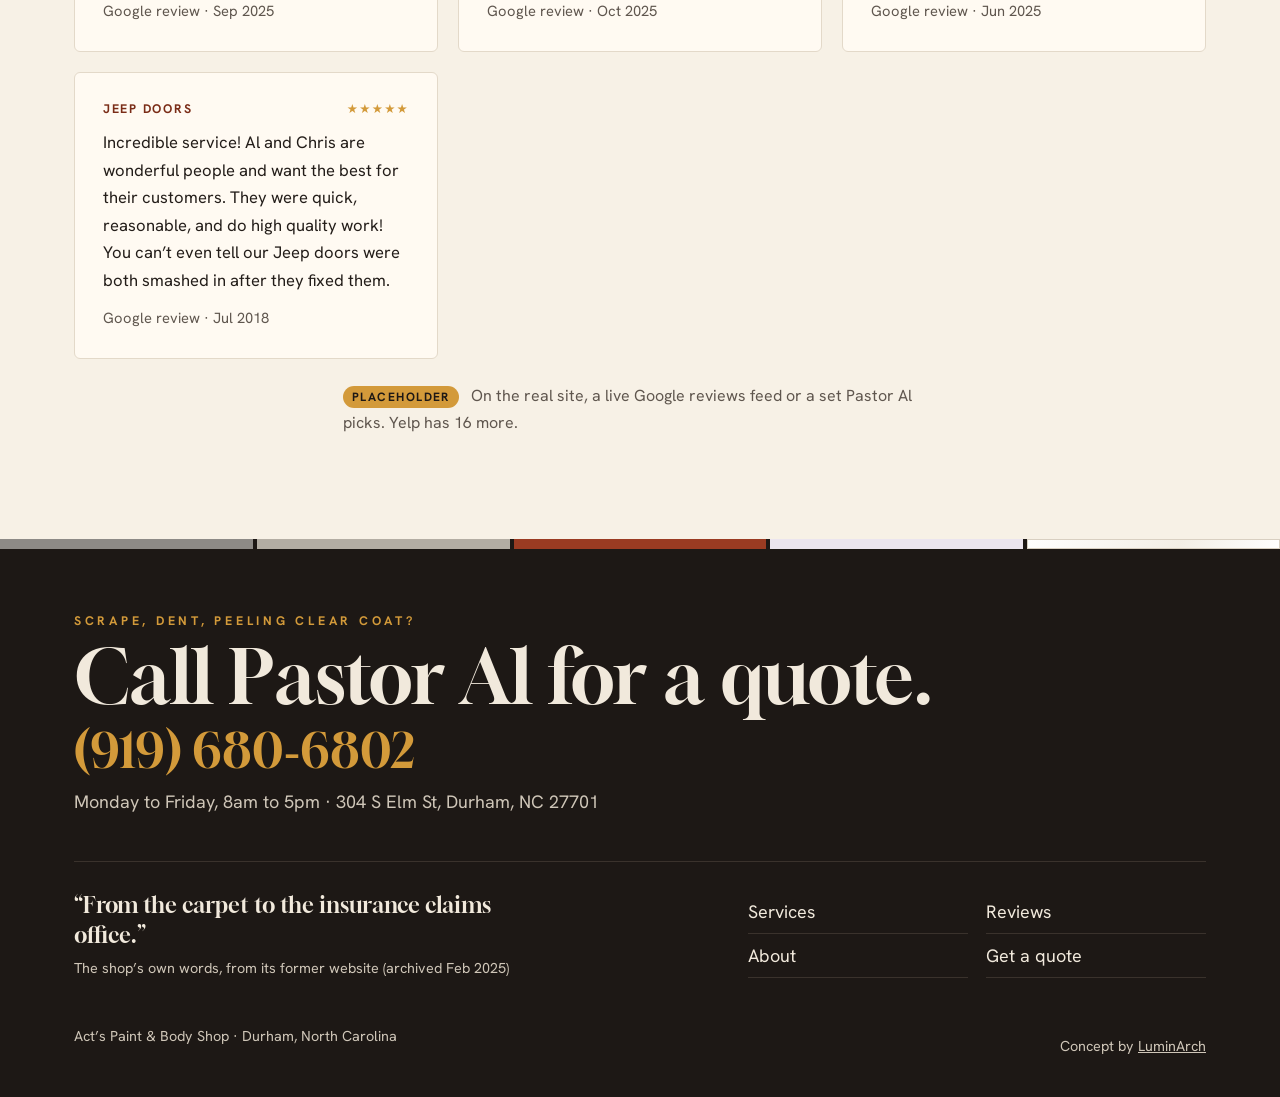
<file: reviews.html>
<!doctype html><html lang="en" class="no-js"><head><meta charset="utf-8"><meta name="viewport" content="width=device-width,initial-scale=1">
<title>Reviews | Act's Paint & Body Shop, Body Repair Durham NC</title><meta name="description" content="Real Google reviews for Act's Paint & Body Shop in Durham, quoted word for word with dates. 4.8 stars from 104 reviews for paint matching and body repair."><link rel="canonical" href="https://acts-paint-and-body-shop-demo.vercel.app/reviews.html">
<meta property="og:type" content="website"><meta property="og:site_name" content="Act&#39;s Paint &amp; Body Shop (concept)"><meta property="og:title" content="Reviews | Act's Paint & Body Shop, Body Repair Durham NC"><meta property="og:description" content="Real Google reviews for Act's Paint & Body Shop in Durham, quoted word for word with dates. 4.8 stars from 104 reviews for paint matching and body repair."><meta property="og:url" content="https://acts-paint-and-body-shop-demo.vercel.app/reviews.html"><meta property="og:image" content="https://acts-paint-and-body-shop-demo.vercel.app/og.png">
<meta name="twitter:card" content="summary_large_image"><meta name="twitter:title" content="Reviews | Act's Paint & Body Shop, Body Repair Durham NC"><meta name="twitter:description" content="Real Google reviews for Act's Paint & Body Shop in Durham, quoted word for word with dates. 4.8 stars from 104 reviews for paint matching and body repair."><meta name="twitter:image" content="https://acts-paint-and-body-shop-demo.vercel.app/og.png">
<meta name="robots" content="noindex, nofollow"><!-- concept demo, not for indexing -->
<meta name="theme-color" content="#f7f1e6">
<link rel="preload" as="font" type="font/woff2" href="fonts/gloock-normal-400-latin.woff2" crossorigin>
<link rel="preload" as="font" type="font/woff2" href="fonts/hanken-grotesk-normal-400-700-latin.woff2" crossorigin>
<link rel="stylesheet" href="css/design-system.css"><link rel="stylesheet" href="css/components.css"><link rel="stylesheet" href="css/pages.css">
<link rel="icon" href="data:image/svg+xml,%3Csvg xmlns='http://www.w3.org/2000/svg' viewBox='0 0 32 32'%3E%3Ccircle cx='16' cy='16' r='16' fill='%239a3b22'/%3E%3Ctext x='16' y='22' font-family='Georgia' font-size='17' fill='%23fff' text-anchor='middle'%3EA%3C/text%3E%3C/svg%3E">
<script>document.documentElement.classList.replace('no-js','js-ready')</script><script type="application/ld+json">[{"@context": "https://schema.org", "@type": "AutoBodyShop", "name": "Act's Paint & Body Shop", "url": "https://acts-paint-and-body-shop-demo.vercel.app/", "telephone": "+1-919-680-6802", "founder": {"@type": "Person", "name": "Alfred Brunson"}, "address": {"@type": "PostalAddress", "streetAddress": "304 S Elm St", "addressLocality": "Durham", "addressRegion": "NC", "postalCode": "27701", "addressCountry": "US"}, "geo": {"@type": "GeoCoordinates", "latitude": 35.987962, "longitude": -78.893233}, "openingHours": "Mo-Fr 08:00-17:00", "areaServed": "Durham, NC", "aggregateRating": {"@type": "AggregateRating", "ratingValue": "4.8", "reviewCount": "104"}}, {"@context": "https://schema.org", "@type": "BreadcrumbList", "itemListElement": [{"@type": "ListItem", "position": 1, "name": "Home", "item": "https://acts-paint-and-body-shop-demo.vercel.app/"}, {"@type": "ListItem", "position": 2, "name": "Reviews", "item": "https://acts-paint-and-body-shop-demo.vercel.app/reviews.html"}]}]</script></head><body>
<a class="skip" href="#main">Skip to content</a>
<div class="demo-bar">Concept by <a href="https://luminarch.pro">LuminArch</a>. Not an official Act&rsquo;s Paint &amp; Body Shop site; their domain is on hold. Reviews are real and sourced; placeholders are labeled.</div>
<header class="top"><div class="wrap nav"><a class="mark" href="index.html"><span class="mk" aria-hidden="true">A</span><span><b>Act&rsquo;s Paint &amp; Body</b><small>304 S Elm St &middot; Durham</small></span></a>
<button class="menu-btn" aria-expanded="false" aria-controls="menu">Menu</button><ul id="menu"><li><a href="services.html">Services</a></li><li><a href="reviews.html" aria-current="page">Reviews</a></li><li><a href="about.html">About</a></li><li><a href="contact.html">Get a quote</a></li></ul><a class="btn btn--brick btn--call" href="tel:+19196806802"><span class="cl-full">(919) 680&#8209;6802</span><span class="cl-short">Call</span></a></div></header><main id="main">
<section class="sub"><div class="wrap"><p class="kicker">Reviews</p><h1>4.8 stars from 104 Google reviews.</h1><p class="lede">Seven of them, word for word, with the date each was posted.</p><ul class="deck " style="--dh:10px" aria-hidden="true"><li></li><li></li><li></li><li></li><li></li></ul></div></section>
<section class="wrap rv-list"><figure class="rcard rv "><div class="rc-top"><span>Tri-coat scrape &middot; paid out of pocket</span><span class="stars" aria-label="5 out of 5">&#9733;&#9733;&#9733;&#9733;&#9733;</span></div><blockquote><p>If your car has a scrape and you aren&rsquo;t sure where to go, this is the place!! When my car got scraped in a parking garage, I was worried about going through insurance because of my high deductible and potential rate increases. Pastor Al not only gave me an incredibly reasonable quote, he completed the job less than 48 hours after drop&#8209;off with impeccable results (and my car has a metallic tri&#8209;coat that is not easy to match!) Amazing work and amazing service at a reasonable price!! If I ever need paint or body work done again, I will be back.</p></blockquote><figcaption>Google review &middot; <time datetime="2025-08-13">Aug 2025</time></figcaption></figure><figure class="rcard rv "><div class="rc-top"><span>Land Cruiser &middot; panel repaired, not replaced</span><span class="stars" aria-label="5 out of 5">&#9733;&#9733;&#9733;&#9733;&#9733;</span></div><blockquote><p>Can&rsquo;t recommend this shop enough. Damaged my Land Cruiser while off roading at Uwharrie so insurance was a no go. Scheduled an estimate and discussed options. They were able to repair the panel instead of replacing it which saved me a significant amount of money. Dropped it off Monday and it was ready to go the following Friday. If you need some bodywork done for a reasonable price go check them out!</p></blockquote><figcaption>Google review &middot; <time datetime="2025-10-12">Oct 2025</time></figcaption></figure><figure class="rcard rv "><div class="rc-top"><span>Fender paint &middot; next day</span><span class="stars" aria-label="5 out of 5">&#9733;&#9733;&#9733;&#9733;&#9733;</span></div><blockquote><p>I don&rsquo;t usually leave reviews, but I&rsquo;d be amiss not to take a moment to appreciate Pastor Al and Ms. Geneva. With an upcoming move, I needed my car done quickly. I dropped it off Thursday at 4:30 pm with a fender that needed painting, and by Friday at 1:45 pm Pastor Al called me to pick it up. Not only was my car finished early, but he also reinstalled the fender liner, glued down part of the running panel that had started to lift, and made sure the wiring for my fender blinker was accessible so I could add the light once it arrived. On top of excellent service, Pastor Al and Ms. Geneva took...</p></blockquote><figcaption>Google review &middot; <time datetime="2025-09-09">Sep 2025</time></figcaption></figure><figure class="rcard rv "><div class="rc-top"><span>Trunk repaint</span><span class="stars" aria-label="5 out of 5">&#9733;&#9733;&#9733;&#9733;&#9733;</span></div><blockquote><p>About 5 years ago, I had a massive paint peeling on my trunk. Places closer to my area priced me at $1200+ to repaint the whole trunk. These guys did it for half that and did a fantastic job repainting my trunk. I am forever grateful and would absolutely recommend them for something like that.</p></blockquote><figcaption>Google review &middot; <time datetime="2025-09-03">Sep 2025</time></figcaption></figure><figure class="rcard rv "><div class="rc-top"><span>Finished early</span><span class="stars" aria-label="5 out of 5">&#9733;&#9733;&#9733;&#9733;&#9733;</span></div><blockquote><p>We had a wonderful experience with Acts Paint and Body Shop. Our car looks brand new! They finished it earlier than expected and did an excellent job! Thank you Pastor Al and team!</p></blockquote><figcaption>Google review &middot; <time datetime="2025-10-09">Oct 2025</time></figcaption></figure><figure class="rcard rv "><div class="rc-top"><span>Rear bumper</span><span class="stars" aria-label="5 out of 5">&#9733;&#9733;&#9733;&#9733;&#9733;</span></div><blockquote><p>Brilliant! I recently had my rear bumper repaired at Acts Paint, and I couldn&rsquo;t be happier with the experience. The price was amazing, very reasonable compared to other quotes I received, and the repair was completed right on time. The team was professional and efficient, and the quality of the work exceeded my expectations. I strongly recommend Acts Paint to anyone looking for reliable and affordable auto body repair.</p></blockquote><figcaption>Google review &middot; <time datetime="2025-06-10">Jun 2025</time></figcaption></figure><figure class="rcard rv "><div class="rc-top"><span>Jeep doors</span><span class="stars" aria-label="5 out of 5">&#9733;&#9733;&#9733;&#9733;&#9733;</span></div><blockquote><p>Incredible service! Al and Chris are wonderful people and want the best for their customers. They were quick, reasonable, and do high quality work! You can&rsquo;t even tell our Jeep doors were both smashed in after they fixed them.</p></blockquote><figcaption>Google review &middot; <time datetime="2018-07-20">Jul 2018</time></figcaption></figure></section>
<section class="wrap"><p class="note rv"><span class="ph">Placeholder</span> On the real site, a live Google reviews feed or a set Pastor Al picks. Yelp has 16 more.</p></section>
</main><footer class="site-foot"><ul class="deck " style="--dh:10px" aria-hidden="true"><li></li><li></li><li></li><li></li><li></li></ul><div class="wrap">
<div class="sign">
 <p class="sign-k">Scrape, dent, peeling clear coat?</p>
 <p class="sign-h">Call Pastor Al for a quote.</p>
 <a class="sign-num" href="tel:+19196806802">(919) 680&#8209;6802</a>
 <p class="sign-sub">Monday to Friday, 8am to 5pm &middot; 304 S Elm St, Durham, NC 27701</p>
</div>
<div class="foot-grid">
 <p class="foot-quote">&ldquo;From the carpet to the insurance claims office.&rdquo;<span>The shop&rsquo;s own words, from its former website (archived Feb 2025)</span></p>
 <nav aria-label="Footer"><a href="services.html">Services</a><a href="reviews.html">Reviews</a><a href="about.html">About</a><a href="contact.html">Get a quote</a></nav>
</div>
<div class="foot-row"><span>Act&rsquo;s Paint &amp; Body Shop &middot; Durham, North Carolina</span><span>Concept by <a href="https://luminarch.pro">LuminArch</a></span></div></div></footer>
<script src="js/main.js"></script></body></html>
</file>
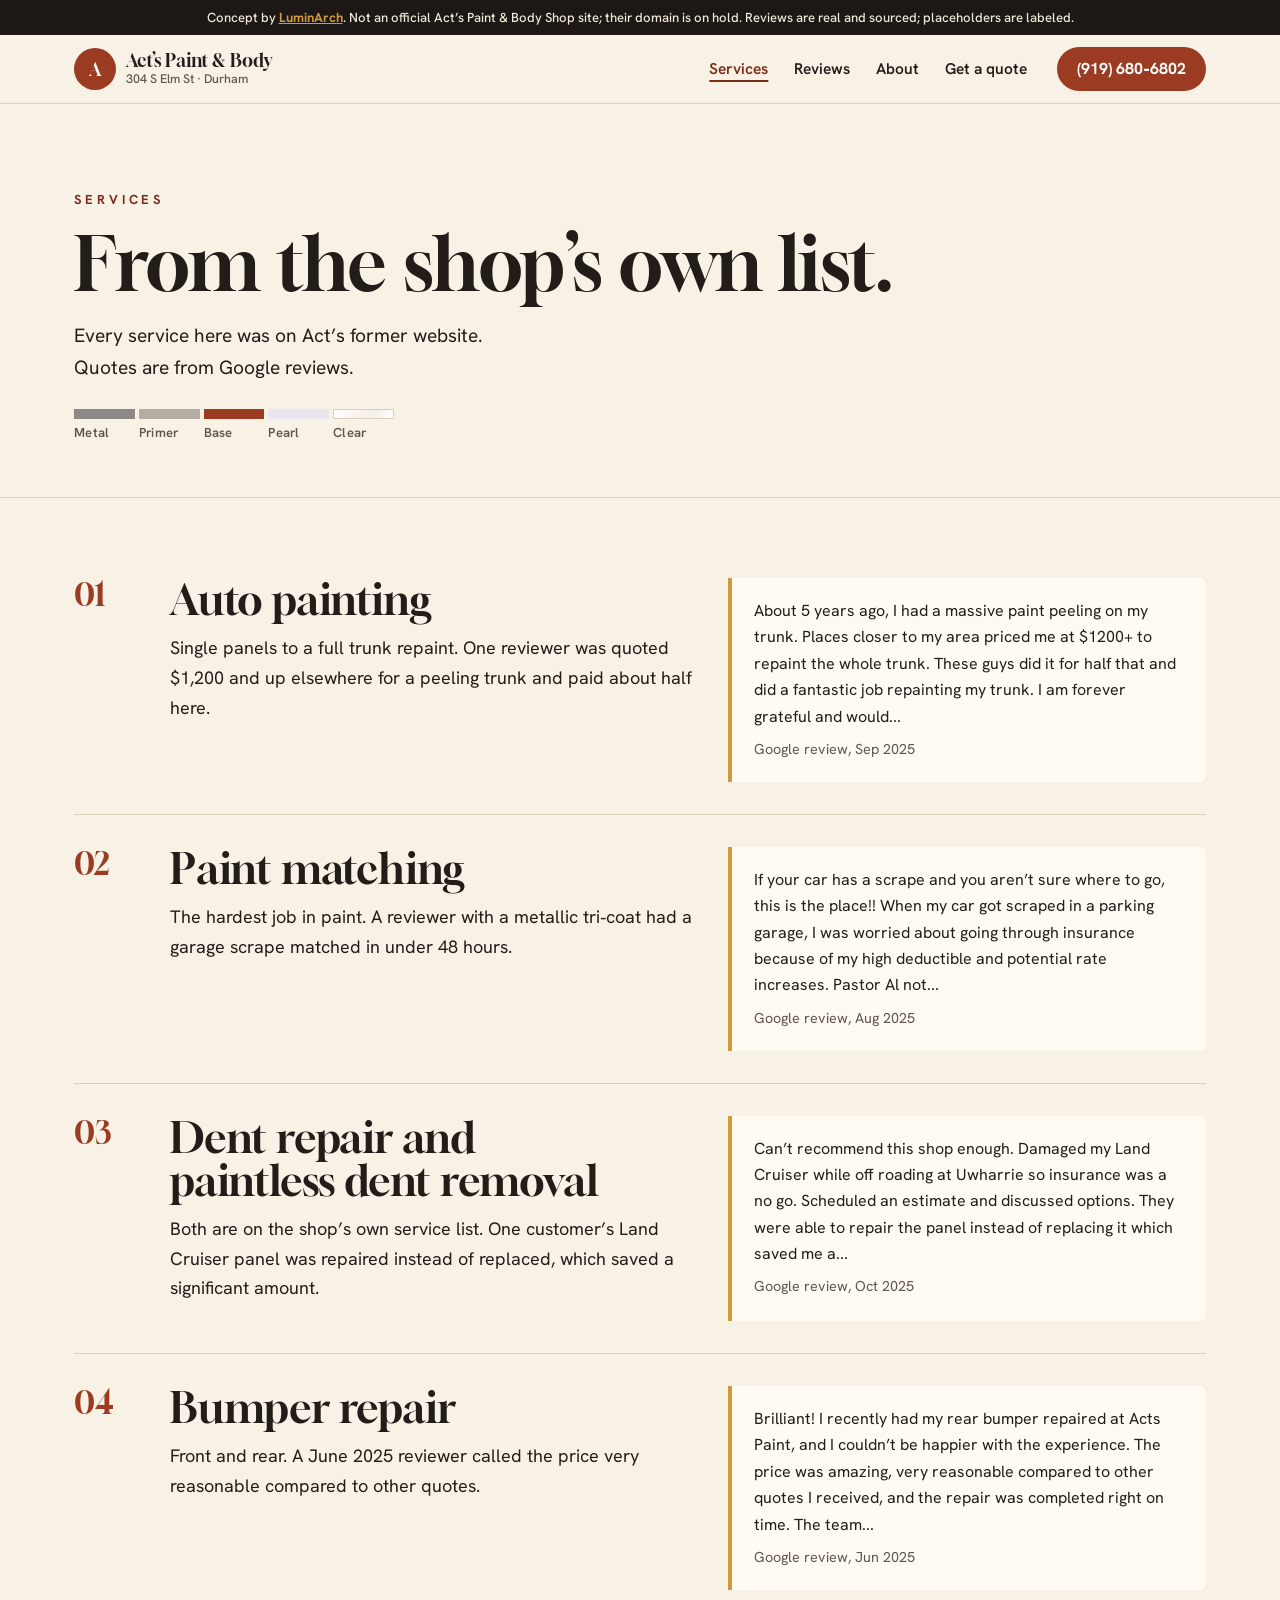
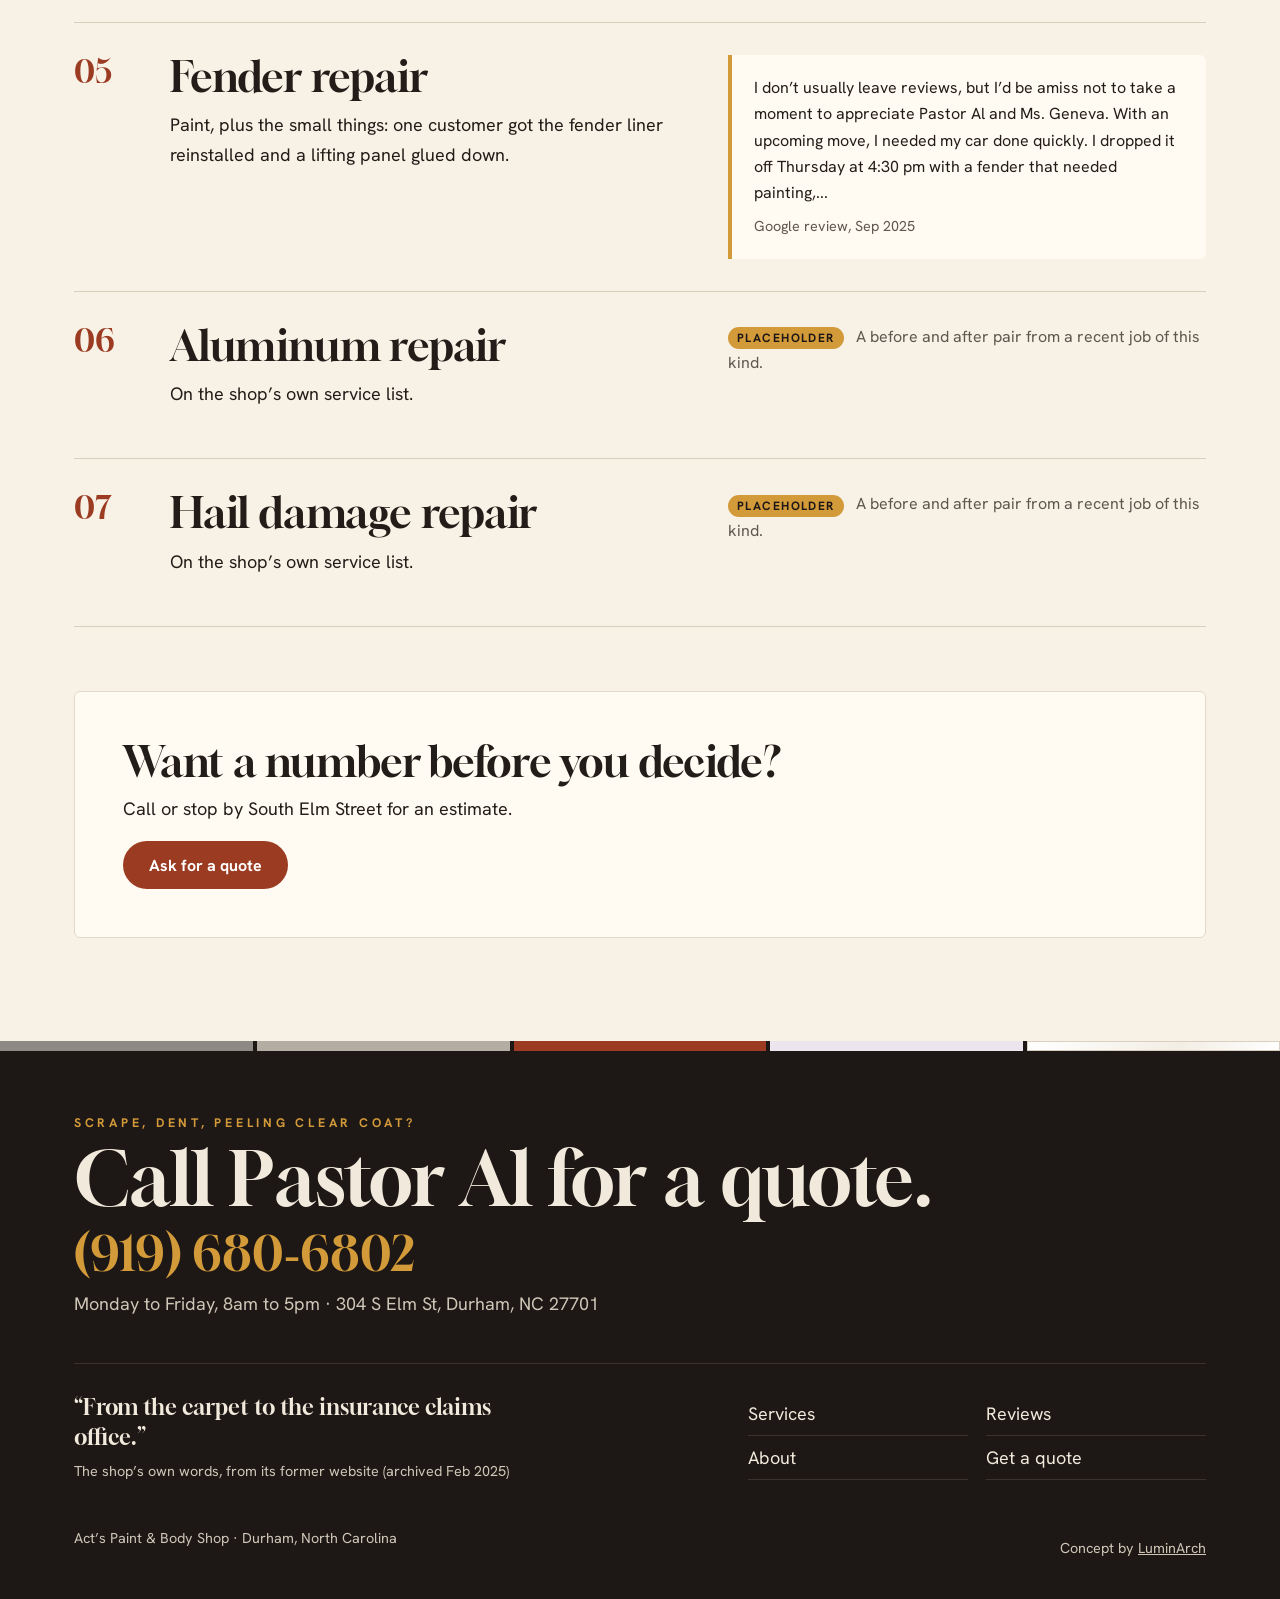
<file: services.html>
<!doctype html><html lang="en" class="no-js"><head><meta charset="utf-8"><meta name="viewport" content="width=device-width,initial-scale=1">
<title>Paint, Dent and Bumper Repair Services | Act's Paint, Durham</title><meta name="description" content="Auto painting, paint matching, dent and paintless dent repair, bumpers, fenders, aluminum and hail damage at Act's Paint & Body Shop on S Elm St in Durham."><link rel="canonical" href="https://acts-paint-and-body-shop-demo.vercel.app/services.html">
<meta property="og:type" content="website"><meta property="og:site_name" content="Act&#39;s Paint &amp; Body Shop (concept)"><meta property="og:title" content="Paint, Dent and Bumper Repair Services | Act's Paint, Durham"><meta property="og:description" content="Auto painting, paint matching, dent and paintless dent repair, bumpers, fenders, aluminum and hail damage at Act's Paint & Body Shop on S Elm St in Durham."><meta property="og:url" content="https://acts-paint-and-body-shop-demo.vercel.app/services.html"><meta property="og:image" content="https://acts-paint-and-body-shop-demo.vercel.app/og.png">
<meta name="twitter:card" content="summary_large_image"><meta name="twitter:title" content="Paint, Dent and Bumper Repair Services | Act's Paint, Durham"><meta name="twitter:description" content="Auto painting, paint matching, dent and paintless dent repair, bumpers, fenders, aluminum and hail damage at Act's Paint & Body Shop on S Elm St in Durham."><meta name="twitter:image" content="https://acts-paint-and-body-shop-demo.vercel.app/og.png">
<meta name="robots" content="noindex, nofollow"><!-- concept demo, not for indexing -->
<meta name="theme-color" content="#f7f1e6">
<link rel="preload" as="font" type="font/woff2" href="fonts/gloock-normal-400-latin.woff2" crossorigin>
<link rel="preload" as="font" type="font/woff2" href="fonts/hanken-grotesk-normal-400-700-latin.woff2" crossorigin>
<link rel="stylesheet" href="css/design-system.css"><link rel="stylesheet" href="css/components.css"><link rel="stylesheet" href="css/pages.css">
<link rel="icon" href="data:image/svg+xml,%3Csvg xmlns='http://www.w3.org/2000/svg' viewBox='0 0 32 32'%3E%3Ccircle cx='16' cy='16' r='16' fill='%239a3b22'/%3E%3Ctext x='16' y='22' font-family='Georgia' font-size='17' fill='%23fff' text-anchor='middle'%3EA%3C/text%3E%3C/svg%3E">
<script>document.documentElement.classList.replace('no-js','js-ready')</script><script type="application/ld+json">[{"@context": "https://schema.org", "@type": "AutoBodyShop", "name": "Act's Paint & Body Shop", "url": "https://acts-paint-and-body-shop-demo.vercel.app/", "telephone": "+1-919-680-6802", "founder": {"@type": "Person", "name": "Alfred Brunson"}, "address": {"@type": "PostalAddress", "streetAddress": "304 S Elm St", "addressLocality": "Durham", "addressRegion": "NC", "postalCode": "27701", "addressCountry": "US"}, "geo": {"@type": "GeoCoordinates", "latitude": 35.987962, "longitude": -78.893233}, "openingHours": "Mo-Fr 08:00-17:00", "areaServed": "Durham, NC", "aggregateRating": {"@type": "AggregateRating", "ratingValue": "4.8", "reviewCount": "104"}}, {"@context": "https://schema.org", "@type": "BreadcrumbList", "itemListElement": [{"@type": "ListItem", "position": 1, "name": "Home", "item": "https://acts-paint-and-body-shop-demo.vercel.app/"}, {"@type": "ListItem", "position": 2, "name": "Services", "item": "https://acts-paint-and-body-shop-demo.vercel.app/services.html"}]}]</script></head><body>
<a class="skip" href="#main">Skip to content</a>
<div class="demo-bar">Concept by <a href="https://luminarch.pro">LuminArch</a>. Not an official Act&rsquo;s Paint &amp; Body Shop site; their domain is on hold. Reviews are real and sourced; placeholders are labeled.</div>
<header class="top"><div class="wrap nav"><a class="mark" href="index.html"><span class="mk" aria-hidden="true">A</span><span><b>Act&rsquo;s Paint &amp; Body</b><small>304 S Elm St &middot; Durham</small></span></a>
<button class="menu-btn" aria-expanded="false" aria-controls="menu">Menu</button><ul id="menu"><li><a href="services.html" aria-current="page">Services</a></li><li><a href="reviews.html">Reviews</a></li><li><a href="about.html">About</a></li><li><a href="contact.html">Get a quote</a></li></ul><a class="btn btn--brick btn--call" href="tel:+19196806802"><span class="cl-full">(919) 680&#8209;6802</span><span class="cl-short">Call</span></a></div></header><main id="main">
<section class="sub"><div class="wrap"><p class="kicker">Services</p><h1>From the shop&rsquo;s own list.</h1><p class="lede">Every service here was on Act&rsquo;s former website. Quotes are from Google reviews.</p><ul class="deck " style="--dh:10px" aria-hidden="true"><li></li><li></li><li></li><li></li><li></li></ul><ul class="deck-cap" aria-hidden="true"><li>Metal</li><li>Primer</li><li>Base</li><li>Pearl</li><li>Clear</li></ul></div></section>
<section class="wrap svs"><article id="paint" class="sv rv"><span class="sv-n">01</span><div class="sv-body"><h2>Auto painting</h2><p>Single panels to a full trunk repaint. One reviewer was quoted $1,200 and up elsewhere for a peeling trunk and paid about half here.</p></div><blockquote class="sv-q"><p>About 5 years ago, I had a massive paint peeling on my trunk. Places closer to my area priced me at $1200+ to repaint the whole trunk. These guys did it for half that and did a fantastic job repainting my trunk. I am forever grateful and would...</p><footer>Google review, Sep 2025</footer></blockquote></article><article id="match" class="sv rv"><span class="sv-n">02</span><div class="sv-body"><h2>Paint matching</h2><p>The hardest job in paint. A reviewer with a metallic tri&#8209;coat had a garage scrape matched in under 48 hours.</p></div><blockquote class="sv-q"><p>If your car has a scrape and you aren&rsquo;t sure where to go, this is the place!! When my car got scraped in a parking garage, I was worried about going through insurance because of my high deductible and potential rate increases. Pastor Al not...</p><footer>Google review, Aug 2025</footer></blockquote></article><article id="dent" class="sv rv"><span class="sv-n">03</span><div class="sv-body"><h2>Dent repair and paintless dent removal</h2><p>Both are on the shop&rsquo;s own service list. One customer&rsquo;s Land Cruiser panel was repaired instead of replaced, which saved a significant amount.</p></div><blockquote class="sv-q"><p>Can&rsquo;t recommend this shop enough. Damaged my Land Cruiser while off roading at Uwharrie so insurance was a no go. Scheduled an estimate and discussed options. They were able to repair the panel instead of replacing it which saved me a...</p><footer>Google review, Oct 2025</footer></blockquote></article><article id="bumper" class="sv rv"><span class="sv-n">04</span><div class="sv-body"><h2>Bumper repair</h2><p>Front and rear. A June 2025 reviewer called the price very reasonable compared to other quotes.</p></div><blockquote class="sv-q"><p>Brilliant! I recently had my rear bumper repaired at Acts Paint, and I couldn&rsquo;t be happier with the experience. The price was amazing, very reasonable compared to other quotes I received, and the repair was completed right on time. The team...</p><footer>Google review, Jun 2025</footer></blockquote></article><article id="fender" class="sv rv"><span class="sv-n">05</span><div class="sv-body"><h2>Fender repair</h2><p>Paint, plus the small things: one customer got the fender liner reinstalled and a lifting panel glued down.</p></div><blockquote class="sv-q"><p>I don&rsquo;t usually leave reviews, but I&rsquo;d be amiss not to take a moment to appreciate Pastor Al and Ms. Geneva. With an upcoming move, I needed my car done quickly. I dropped it off Thursday at 4:30 pm with a fender that needed painting,...</p><footer>Google review, Sep 2025</footer></blockquote></article><article id="aluminum" class="sv rv"><span class="sv-n">06</span><div class="sv-body"><h2>Aluminum repair</h2><p>On the shop&rsquo;s own service list.</p></div><p class="note"><span class="ph">Placeholder</span> A before and after pair from a recent job of this kind.</p></article><article id="hail" class="sv rv"><span class="sv-n">07</span><div class="sv-body"><h2>Hail damage repair</h2><p>On the shop&rsquo;s own service list.</p></div><p class="note"><span class="ph">Placeholder</span> A before and after pair from a recent job of this kind.</p></article></section>
<section class="wrap band rv"><h2>Want a number before you decide?</h2><p>Call or stop by South Elm Street for an estimate.</p><a class="btn btn--brick" href="contact.html">Ask for a quote</a></section>
</main><footer class="site-foot"><ul class="deck " style="--dh:10px" aria-hidden="true"><li></li><li></li><li></li><li></li><li></li></ul><div class="wrap">
<div class="sign">
 <p class="sign-k">Scrape, dent, peeling clear coat?</p>
 <p class="sign-h">Call Pastor Al for a quote.</p>
 <a class="sign-num" href="tel:+19196806802">(919) 680&#8209;6802</a>
 <p class="sign-sub">Monday to Friday, 8am to 5pm &middot; 304 S Elm St, Durham, NC 27701</p>
</div>
<div class="foot-grid">
 <p class="foot-quote">&ldquo;From the carpet to the insurance claims office.&rdquo;<span>The shop&rsquo;s own words, from its former website (archived Feb 2025)</span></p>
 <nav aria-label="Footer"><a href="services.html">Services</a><a href="reviews.html">Reviews</a><a href="about.html">About</a><a href="contact.html">Get a quote</a></nav>
</div>
<div class="foot-row"><span>Act&rsquo;s Paint &amp; Body Shop &middot; Durham, North Carolina</span><span>Concept by <a href="https://luminarch.pro">LuminArch</a></span></div></div></footer>
<script src="js/main.js"></script></body></html>
</file>
<file: css/design-system.css>
/* Fonts (OFL) self-hosted and preloaded so the hero does not reflow (device QA lesson: CLS on phones) */
@font-face {
  font-family: 'Gloock';
  font-style: normal;
  font-weight: 400;
  font-display: swap;
  src: url(../fonts/gloock-normal-400-latin.woff2) format('woff2');
  unicode-range: U+0000-00FF, U+0131, U+0152-0153, U+02BB-02BC, U+02C6, U+02DA, U+02DC, U+0304, U+0308, U+0329, U+2000-206F, U+20AC, U+2122, U+2191, U+2193, U+2212, U+2215, U+FEFF, U+FFFD;
}
@font-face {
  font-family: 'Hanken Grotesk';
  font-style: italic;
  font-weight: 400;
  font-display: swap;
  src: url(../fonts/hanken-grotesk-italic-400-latin.woff2) format('woff2');
  unicode-range: U+0000-00FF, U+0131, U+0152-0153, U+02BB-02BC, U+02C6, U+02DA, U+02DC, U+0304, U+0308, U+0329, U+2000-206F, U+20AC, U+2122, U+2191, U+2193, U+2212, U+2215, U+FEFF, U+FFFD;
}
@font-face {
  font-family: 'Hanken Grotesk';
  font-style: normal;
  font-weight: 400 700;
  font-display: swap;
  src: url(../fonts/hanken-grotesk-normal-400-700-latin.woff2) format('woff2');
  unicode-range: U+0000-00FF, U+0131, U+0152-0153, U+02BB-02BC, U+02C6, U+02DA, U+02DC, U+0304, U+0308, U+0329, U+2000-206F, U+20AC, U+2122, U+2191, U+2193, U+2212, U+2215, U+FEFF, U+FFFD;
}

/* Act's Paint & Body Shop concept: tokens. Downtown Durham brick and tobacco gold, plus the paint deck. */
:root{
  --soot:#1d1815;      /* dark bands, footer */
  --brick:#9a3b22;     /* Durham brick: buttons (white text 6.5:1), marks */
  --brick-dk:#7a2c17;  /* brick small text on cream */
  --gold:#d39a3a;      /* tobacco gold: accents on dark */
  --cream:#f7f1e6;     /* page */
  --card:#fffaf2;      /* cards */
  --primer:#b3ada3;    /* primer gray: rules, swatch */
  --pearl:#ebe5ee;     /* tri-coat pearl swatch */
  --ink:#231d19;       /* body text */
  --mute:#5f564e;      /* muted text, 6.6:1 on cream */
  --f-display:"Gloock",Georgia,serif;
  --f-body:"Hanken Grotesk",system-ui,sans-serif;
  --step-0:1.125rem;
  --step-3:clamp(1.8rem,3.3vw,2.6rem);--step-4:clamp(2.1rem,4.4vw,3.4rem);--step-5:clamp(2.4rem,5.8vw,4.8rem);
  --ease:cubic-bezier(.22,1,.36,1);
  --wrap:1220px;--gut:clamp(18px,4vw,44px);
}
*,*::before,*::after{box-sizing:border-box}
html,body{overflow-x:clip}
html{scroll-behavior:smooth}
body{margin:0;background:var(--cream);color:var(--ink);font:400 var(--step-0)/1.65 var(--f-body);-webkit-font-smoothing:antialiased}
img{max-width:100%;display:block;height:auto}
h1,h2,h3{font-family:var(--f-display);font-weight:400;line-height:1.04;letter-spacing:-.005em;margin:0;text-wrap:balance}
h1 em,h2 em{font-style:normal;color:var(--brick)}
p{margin:0 0 1em;max-width:66ch}
a{color:inherit}
:focus-visible{outline:3px solid var(--gold);outline-offset:3px}
.wrap{max-width:var(--wrap);margin:0 auto;padding:0 var(--gut)}
.kicker{margin:0 0 16px;font:700 .8125rem/1.3 var(--f-body);letter-spacing:.3em;text-transform:uppercase;color:var(--brick-dk)}
.on-dark .kicker{color:var(--gold)}
.sr{position:absolute;width:1px;height:1px;overflow:hidden;clip:rect(0 0 0 0);white-space:nowrap}
.skip{position:absolute;left:-999px;top:8px;background:var(--soot);color:#fff;padding:10px 14px;z-index:99}
.skip:focus{left:8px}
@media (prefers-reduced-motion:reduce){*,*::before,*::after{animation:none!important;transition:none!important;scroll-behavior:auto!important}}
</file>
<file: css/components.css>
.demo-bar{background:var(--soot);color:#f1e9dc;font:500 .82rem/1.45 var(--f-body);padding:8px var(--gut);text-align:center}
.demo-bar a{color:var(--gold);font-weight:700}
.top{position:sticky;top:0;z-index:50;background:rgba(247,241,230,.97);border-bottom:1px solid #ddd2c1}
.nav{display:flex;align-items:center;gap:18px;min-height:68px}
.mark{display:flex;align-items:center;gap:10px;text-decoration:none;min-height:44px;margin-right:auto;min-width:0}
.mk{flex:0 0 auto;display:grid;place-items:center;width:42px;height:42px;border-radius:50%;background:var(--brick);color:#fff;font:400 1.15rem/1 var(--f-display)}
.mark b{display:block;font:400 1.12rem/1.1 var(--f-display)}
.mark small{display:block;font:500 .78rem/1.3 var(--f-body);color:var(--mute)}
#menu{list-style:none;margin:0;padding:0;display:flex;gap:2px}
#menu a{display:flex;align-items:center;min-height:44px;padding:0 12px;text-decoration:none;font:600 .97rem/1 var(--f-body)}
#menu a:hover,#menu a[aria-current]{color:var(--brick-dk);text-decoration:underline;text-decoration-thickness:2px;text-underline-offset:6px}
.menu-btn{display:none;min-height:44px;min-width:44px;padding:0 14px;background:transparent;color:var(--ink);border:1.5px solid var(--ink);border-radius:999px;font:600 .95rem/1 var(--f-body);cursor:pointer}
.btn{display:inline-flex;align-items:center;justify-content:center;gap:8px;min-height:48px;padding:0 24px;border-radius:999px;font:700 1rem/1.1 var(--f-body);text-decoration:none;border:2px solid transparent;cursor:pointer;transition:transform .2s var(--ease),background .2s}
.btn:hover{transform:translateY(-2px)}
.btn--brick{background:var(--brick);color:#fff}
.btn--brick:hover{background:var(--brick-dk)}
.btn--line{border-color:currentColor;background:transparent}
.btn--call{min-height:44px;padding:0 18px;white-space:nowrap}
.cl-short{display:none}
@media (max-width:940px){
 .menu-btn{display:block}
 .nav{position:relative}
 #menu{display:none;position:absolute;top:100%;left:0;right:0;flex-direction:column;gap:0;background:var(--cream);border-bottom:3px solid var(--brick);padding:6px var(--gut) 14px;box-shadow:0 18px 30px rgba(0,0,0,.08)}
 #menu.open{display:flex}
 #menu a{min-height:52px;border-bottom:1px solid #e3d9c9;font-size:1.06rem}
}
@media (max-width:560px){.cl-full{display:none}.cl-short{display:inline}.mark small{display:none}.nav{gap:10px}}
@media (max-width:400px){.mark b{font-size:.98rem}.mk{width:36px;height:36px;font-size:1rem}.btn--call{padding:0 12px}.menu-btn{padding:0 11px}.nav{gap:8px}}
@media (max-width:340px){.mark b{font-size:.9rem}}
/* signature: the paint deck. Five chips from bare metal to clear coat, the order a tri-coat goes on */
.deck{display:flex;gap:4px;margin:0;padding:0;list-style:none}
.deck li{flex:1 1 0;min-width:0;height:var(--dh,14px);transform-origin:50% 100%;transform:scaleY(.15);opacity:.4;transition:transform .7s var(--ease),opacity .7s}
.deck.in li,.no-js .deck li{transform:none;opacity:1}
.deck li:nth-child(1){background:#8d8a86}.deck li:nth-child(2){background:var(--primer)}.deck li:nth-child(3){background:var(--brick);transition-delay:.08s}.deck li:nth-child(4){background:var(--pearl);transition-delay:.16s}.deck li:nth-child(5){background:linear-gradient(120deg,#fff 0,#f3eee5 60%,#fff 100%);box-shadow:inset 0 0 0 1px #d8cfc1;transition-delay:.24s}
.deck-cap{display:flex;gap:4px;margin:6px 0 0;padding:0;list-style:none;font:600 .8125rem/1.2 var(--f-body);letter-spacing:.02em;color:var(--mute)}
.deck-cap li{flex:1 1 0;min-width:0;overflow-wrap:anywhere}
.on-dark .deck-cap{color:#cfc6b8}
.js-ready .rv{opacity:0;transform:translateY(20px);transition:opacity .8s var(--ease),transform .8s var(--ease)}
.js-ready .rv.in{opacity:1;transform:none}
.ph{display:inline-block;margin-right:8px;padding:2px 9px;border-radius:999px;font:700 .75rem/1.5 var(--f-body);letter-spacing:.12em;text-transform:uppercase;background:var(--gold);color:var(--soot);vertical-align:middle}
.phbox{display:grid;place-items:center;min-height:220px;padding:24px;text-align:center;background:repeating-linear-gradient(90deg,#ece3d4 0 18px,#f2eadc 18px 36px);color:var(--mute);font-size:1rem;border:1px dashed #b9ab96;border-radius:6px}
.phbox p{margin:0;max-width:34ch}
.note{font-size:1rem;color:var(--mute)}
.fine{font-size:.92rem;color:var(--mute)}
.stars{color:var(--gold);letter-spacing:.1em}
.rcard{margin:0;padding:28px;background:var(--card);border:1px solid #e3d9c9;border-radius:6px;display:flex;flex-direction:column;gap:12px;min-width:0}
.rc-top{display:flex;justify-content:space-between;gap:12px;flex-wrap:wrap;font:700 .78rem/1.3 var(--f-body);letter-spacing:.14em;text-transform:uppercase;color:var(--brick-dk)}
.rcard blockquote{margin:0}.rcard blockquote p{margin:0;font-size:1.04rem}
.rcard figcaption{margin-top:auto;font-size:.92rem;color:var(--mute)}
.rcard--lead blockquote p{font:400 clamp(1.35rem,2.4vw,1.8rem)/1.3 var(--f-display)}
.form{display:grid;gap:16px;min-width:0}
.form fieldset{border:0;padding:0;margin:0;min-width:0;display:grid;gap:16px}
.form label{display:grid;gap:6px;font:600 .95rem/1.3 var(--f-body);min-width:0}
.form input,.form select,.form textarea{width:100%;min-width:0;min-height:48px;padding:10px 12px;font:400 1rem/1.4 var(--f-body);color:var(--ink);background:#fff;border:1px solid #a89b88;border-radius:6px}
.form textarea{min-height:130px}
.form .two{display:grid;grid-template-columns:1fr 1fr;gap:16px}
@media (max-width:620px){.form .two{grid-template-columns:1fr}}
#qmsg{min-height:1.5em;font-weight:600;color:var(--brick-dk)}
.site-foot{background:var(--soot);color:#f1e9dc;padding:0 0 28px}
.site-foot .deck li{transform:none;opacity:1}
.sign{padding:64px 0 44px;display:grid;gap:10px}
.sign-k{margin:0;font:700 .78rem/1.3 var(--f-body);letter-spacing:.3em;text-transform:uppercase;color:var(--gold)}
.sign-h{margin:0;font:400 var(--step-5)/1.02 var(--f-display);max-width:18ch}
.sign-num{display:flex;width:fit-content;align-items:center;min-height:44px;font:400 clamp(1.8rem,4.6vw,3rem)/1.1 var(--f-display);color:var(--gold);text-decoration:none}
.sign-sub{margin:0;color:#cfc6b8}
.foot-grid{display:grid;grid-template-columns:1.4fr 1fr;gap:32px;padding:28px 0;border-top:1px solid #3a322c}
.foot-quote{margin:0;font:400 1.4rem/1.35 var(--f-display);max-width:32ch}
.foot-quote span{display:block;margin-top:8px;font:400 .9rem/1.4 var(--f-body);color:#cfc6b8}
.site-foot nav{display:grid;grid-template-columns:1fr 1fr;gap:0 18px;align-content:start}
.site-foot nav a{display:flex;align-items:center;min-height:44px;text-decoration:none;border-bottom:1px solid #3a322c}
.foot-row{display:flex;justify-content:space-between;gap:12px;flex-wrap:wrap;padding-top:18px;font-size:.9rem;color:#cfc6b8}
.foot-row a{display:inline-flex;align-items:center;min-height:44px}
@media (max-width:760px){.foot-grid{grid-template-columns:1fr}}
</file>
<file: css/pages.css>
/* HERO: photo diptych, before on the left, primer on the right, the paint deck and pitch in the middle */
.hero{padding:clamp(40px,6vw,80px) 0 clamp(40px,6vw,72px);background:radial-gradient(120% 80% at 50% 0,#fbf6ee 0,var(--cream) 60%)}
.hero-head{text-align:center;margin:0 auto clamp(28px,4vw,48px);max-width:900px}
.hero-head .kicker{justify-content:center}
.hero h1{font-size:var(--step-5);margin:0 auto}
.hero h1 em{display:block}
.dip{display:grid;grid-template-columns:minmax(0,1fr) minmax(0,.9fr) minmax(0,1fr);gap:clamp(16px,2.6vw,36px);align-items:center}
.dip figure{margin:0;min-width:0;position:relative}
.dip img{width:100%;aspect-ratio:4/3;object-fit:cover;border-radius:6px;box-shadow:0 20px 40px -24px rgba(35,29,25,.55)}
.dip-a{transform:rotate(-1.5deg)}.dip-b{transform:rotate(1.5deg)}
.dip figcaption{margin-top:10px;font-size:.95rem;color:var(--mute)}
.dip figcaption b{display:inline-block;margin-right:8px;font:700 .74rem/1.4 var(--f-body);letter-spacing:.22em;text-transform:uppercase;color:var(--brick-dk)}
.dip-mid{min-width:0;text-align:center}
.deck--hero{margin-bottom:6px}
.dip-mid .deck-cap{margin-bottom:22px}
.lede{font-size:clamp(1.08rem,1.5vw,1.22rem);margin:0 auto 22px;max-width:40ch}
.cta{display:flex;flex-wrap:wrap;gap:12px;justify-content:center}
.dip-mid .fine{margin:16px auto 0}
.dip-note{text-align:center;margin:28px auto 0;max-width:70ch}
@media (max-width:900px){
 .dip{grid-template-columns:1fr 1fr}
 .dip-mid{grid-column:1/-1;grid-row:2;margin-top:12px}
 .dip-a,.dip-b{transform:none}
}
@media (max-width:420px){.dip{gap:10px}.dip figcaption{font-size:.85rem}.dip figcaption b{display:block}}
/* CLOCK band */
.clock{background:var(--soot);color:#f1e9dc;padding:clamp(60px,8vw,104px) 0}
.clock-head h2{font-size:var(--step-4);max-width:22ch;margin-bottom:36px}
.clock-list{list-style:none;margin:0 0 24px;padding:0;display:grid;grid-template-columns:repeat(4,minmax(0,1fr));gap:2px;background:#3a322c;border:2px solid #3a322c}
.clock-list li{background:var(--soot);padding:28px 22px;display:flex;flex-direction:column;gap:10px;min-width:0}
.clock-list time{font:400 clamp(1.5rem,2.4vw,2rem)/1.05 var(--f-display);color:var(--gold)}
.clock-list span{color:#e2d9cb;font-size:1rem}
.clock .fine{color:#cfc6b8}
@media (max-width:900px){.clock-list{grid-template-columns:1fr 1fr}}
@media (max-width:520px){.clock-list{grid-template-columns:1fr}}
/* POCKET */
.pocket{display:grid;grid-template-columns:minmax(0,1.2fr) minmax(0,1fr);gap:clamp(28px,5vw,72px);align-items:center;padding:clamp(64px,9vw,120px) var(--gut)}
.pocket h2{font-size:var(--step-4);margin-bottom:20px}
.pocket-q{border-top:6px solid var(--brick)}
@media (max-width:860px){.pocket{grid-template-columns:1fr}}
/* SERVICES MENU */
.menu-sec{padding:0 var(--gut) clamp(64px,9vw,120px)}
.menu-sec h2{font-size:var(--step-4);margin-bottom:18px}
.menu-sec .deck{max-width:220px;margin-bottom:32px}
.svc-list{list-style:none;margin:0 0 28px;padding:0;display:grid;grid-template-columns:repeat(4,minmax(0,1fr));border-top:2px solid var(--ink)}
.svc-list li{display:flex;flex-direction:column;gap:4px;padding:20px 16px 20px 0;border-bottom:1px solid #d9cdbb;min-width:0}
.svc-list b{font:400 1.35rem/1.15 var(--f-display)}
.svc-list span{font-size:.98rem;color:var(--mute)}
@media (max-width:900px){.svc-list{grid-template-columns:1fr 1fr}}
@media (max-width:420px){.svc-list{grid-template-columns:1fr}}
/* VOICES */
.voices{padding:0 var(--gut) clamp(64px,9vw,120px)}
.voices h2{font-size:var(--step-4);margin-bottom:32px}
.voices-grid{display:grid;grid-template-columns:minmax(0,1.3fr) minmax(0,1fr) minmax(0,1fr);gap:20px;margin-bottom:32px}
@media (max-width:980px){.voices-grid{grid-template-columns:1fr 1fr}.voices-grid .rcard--lead{grid-column:1/-1}}
@media (max-width:640px){.voices-grid{grid-template-columns:1fr}}
/* SUBPAGES */
.sub{padding:clamp(44px,7vw,88px) 0 clamp(36px,5vw,56px);border-bottom:1px solid #ddd2c1}
.sub h1{font-size:var(--step-5);max-width:18ch}
.sub .lede{margin:18px 0 26px}
.sub .deck,.sub .deck-cap{max-width:320px}
.sub .cta{justify-content:flex-start;margin-bottom:24px}
.svs{padding-top:clamp(24px,4vw,48px)}
.sv{display:grid;grid-template-columns:64px minmax(0,1.1fr) minmax(0,1fr);gap:16px 32px;padding:32px 0;border-bottom:1px solid #d9cdbb;scroll-margin-top:90px}
.sv-n{font:400 2rem/1 var(--f-display);color:var(--brick)}
.sv h2{font-size:var(--step-3);margin-bottom:12px}
.sv-q{margin:0;padding:20px 22px;background:var(--card);border-left:4px solid var(--gold);border-radius:0 6px 6px 0;min-width:0}
.sv-q p{margin:0 0 8px;font-size:1rem}
.sv-q footer{font-size:.9rem;color:var(--mute)}
@media (max-width:860px){.sv{grid-template-columns:48px minmax(0,1fr)}.sv>:last-child{grid-column:2}}
@media (max-width:480px){.sv{grid-template-columns:1fr}.sv>:last-child{grid-column:auto}}
.band{margin:clamp(32px,5vw,64px) auto clamp(64px,8vw,104px);padding:clamp(28px,5vw,48px);background:var(--card);border:1px solid #e3d9c9;border-radius:6px;max-width:calc(var(--wrap) - 2*var(--gut))}
.band h2{font-size:var(--step-3);margin-bottom:10px}
.rv-list{display:grid;grid-template-columns:repeat(auto-fit,minmax(min(100%,320px),1fr));gap:20px;padding-top:clamp(32px,5vw,64px);padding-bottom:24px}
.wrap>.note{margin:0 auto clamp(64px,8vw,104px)}
.about{display:grid;grid-template-columns:minmax(0,1fr) minmax(0,1.2fr);gap:clamp(24px,5vw,64px);padding-top:clamp(32px,5vw,64px);padding-bottom:40px;align-items:start}
.about h2{font-size:var(--step-3);margin-bottom:16px}
.about .phbox{min-height:340px}
@media (max-width:820px){.about{grid-template-columns:1fr}.about .phbox{min-height:240px}}
.facts{padding-bottom:clamp(64px,8vw,104px)}
.facts dl{display:grid;grid-template-columns:repeat(4,minmax(0,1fr));gap:16px;margin:0}
.facts dl div{background:var(--card);border:1px solid #e3d9c9;border-radius:6px;padding:20px;min-width:0}
.facts dt{font:700 .74rem/1.3 var(--f-body);letter-spacing:.2em;text-transform:uppercase;color:var(--mute)}
.facts dd{margin:6px 0 0;font:400 1.2rem/1.3 var(--f-display);overflow-wrap:anywhere}
@media (max-width:860px){.facts dl{grid-template-columns:1fr 1fr}}
@media (max-width:420px){.facts dl{grid-template-columns:1fr}}
.contact{display:grid;grid-template-columns:minmax(0,.9fr) minmax(0,1.3fr);gap:clamp(28px,5vw,72px);padding-top:clamp(32px,5vw,64px);padding-bottom:clamp(64px,8vw,104px)}
.c-info h2{font-size:var(--step-3);margin-bottom:12px}
.c-big{display:flex;width:fit-content;align-items:center;min-height:44px;margin-bottom:12px;font:400 clamp(1.7rem,3.6vw,2.4rem)/1.1 var(--f-display);color:var(--brick-dk);text-decoration:none}
.tlink{display:inline-flex;align-items:center;min-height:44px;font-weight:700;color:var(--brick-dk)}
@media (max-width:820px){.contact{grid-template-columns:1fr}}
</file>
